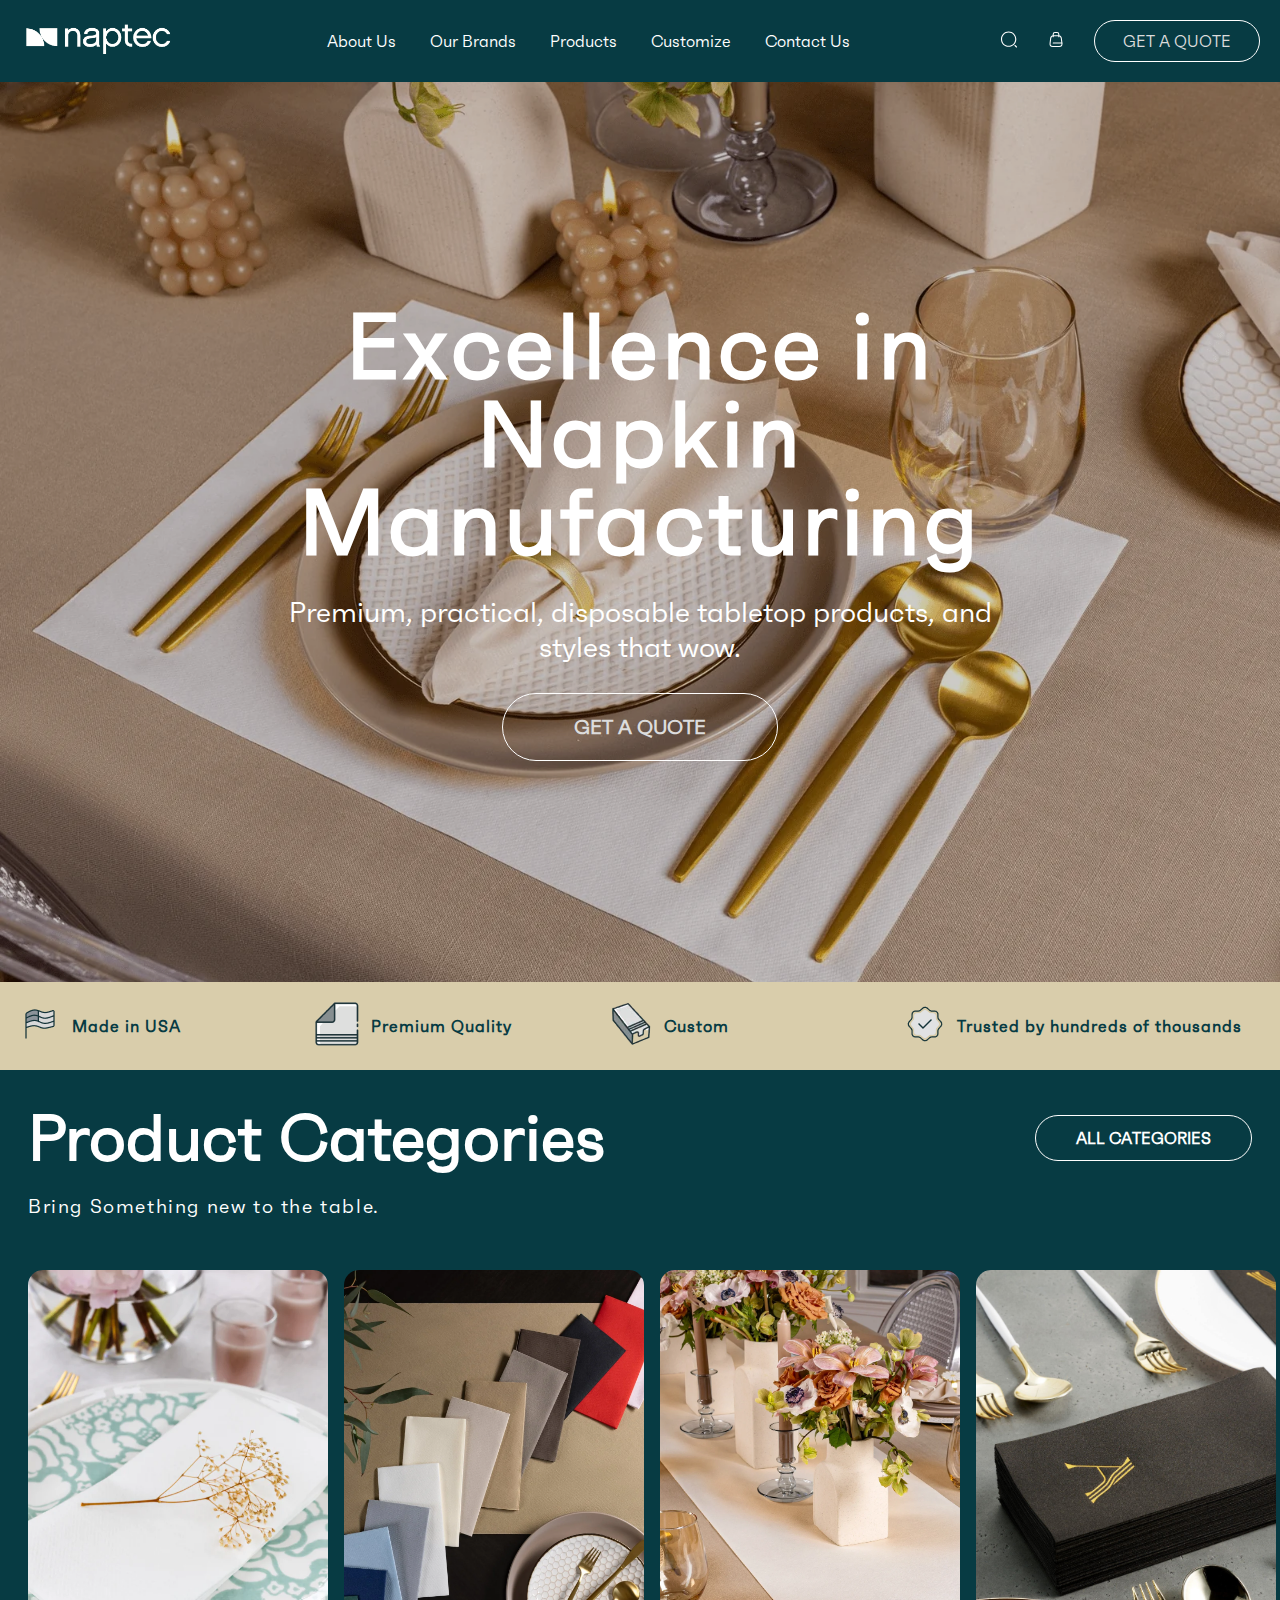
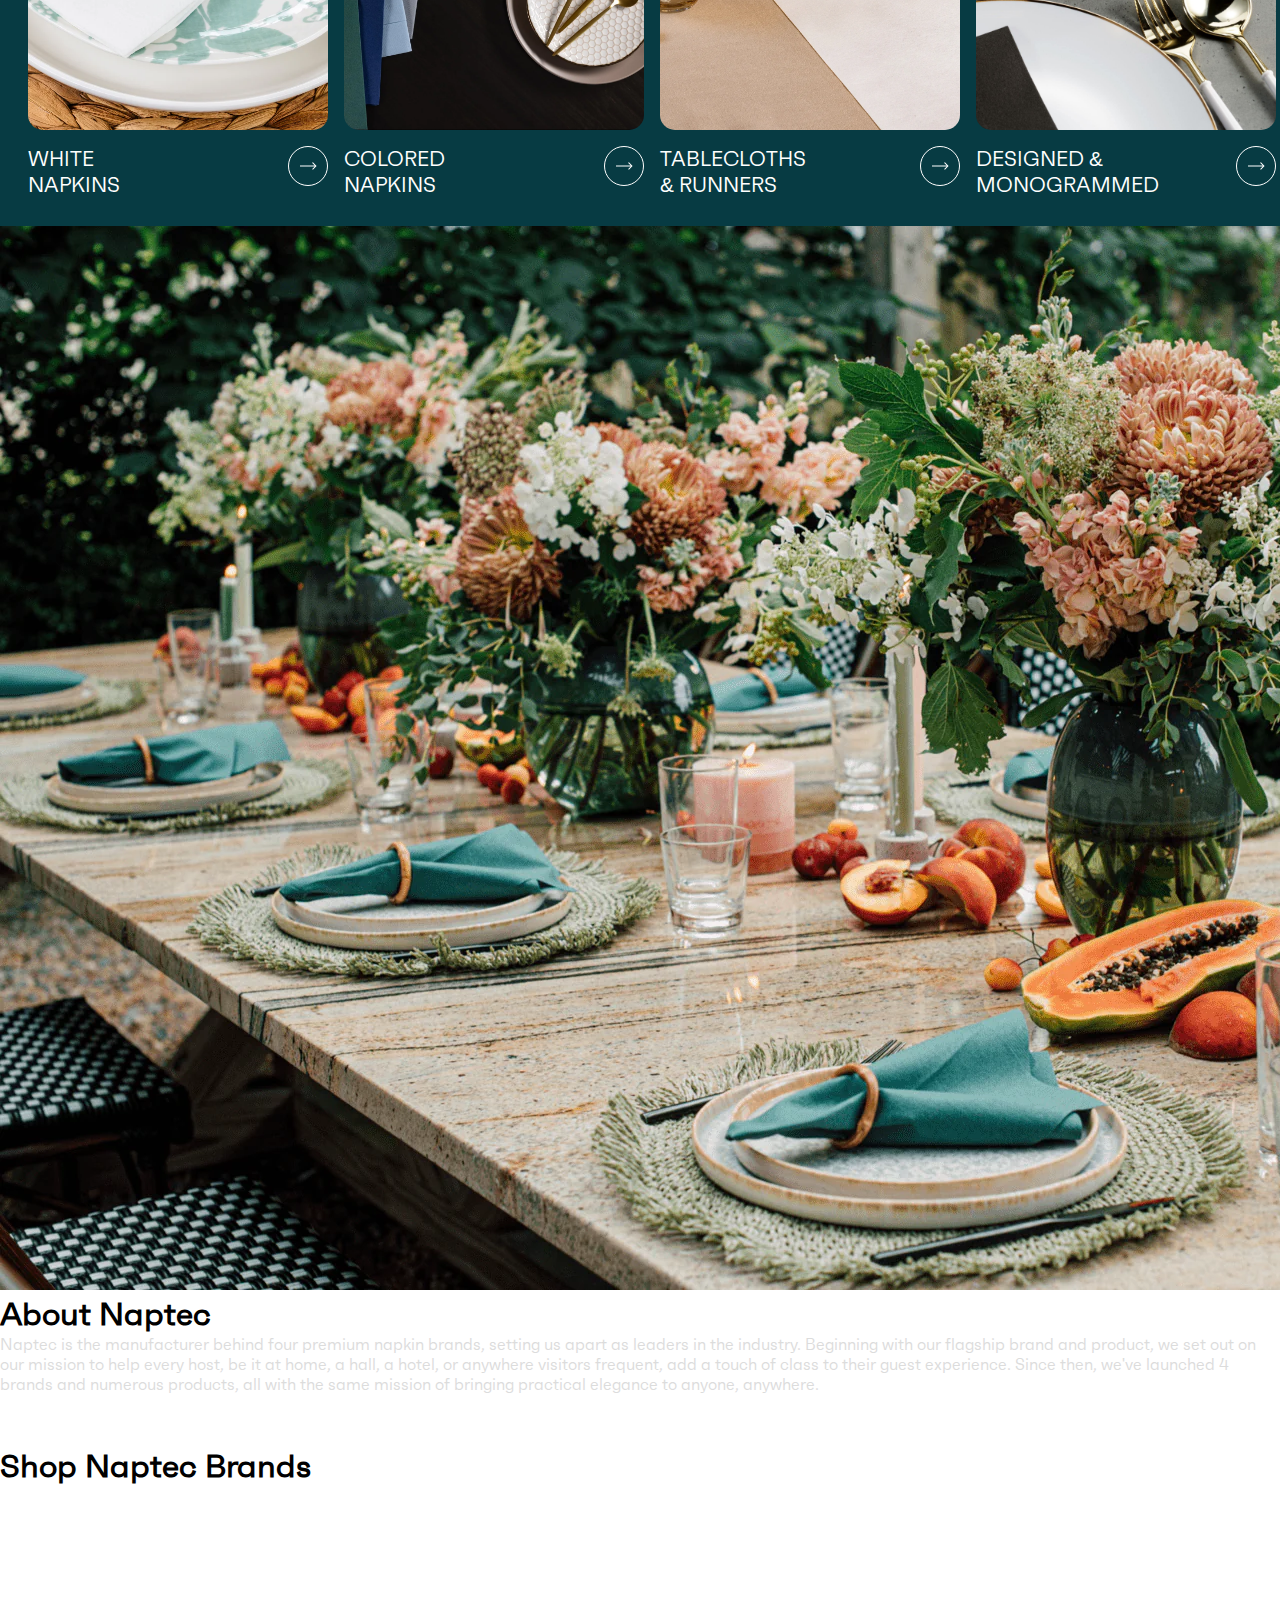
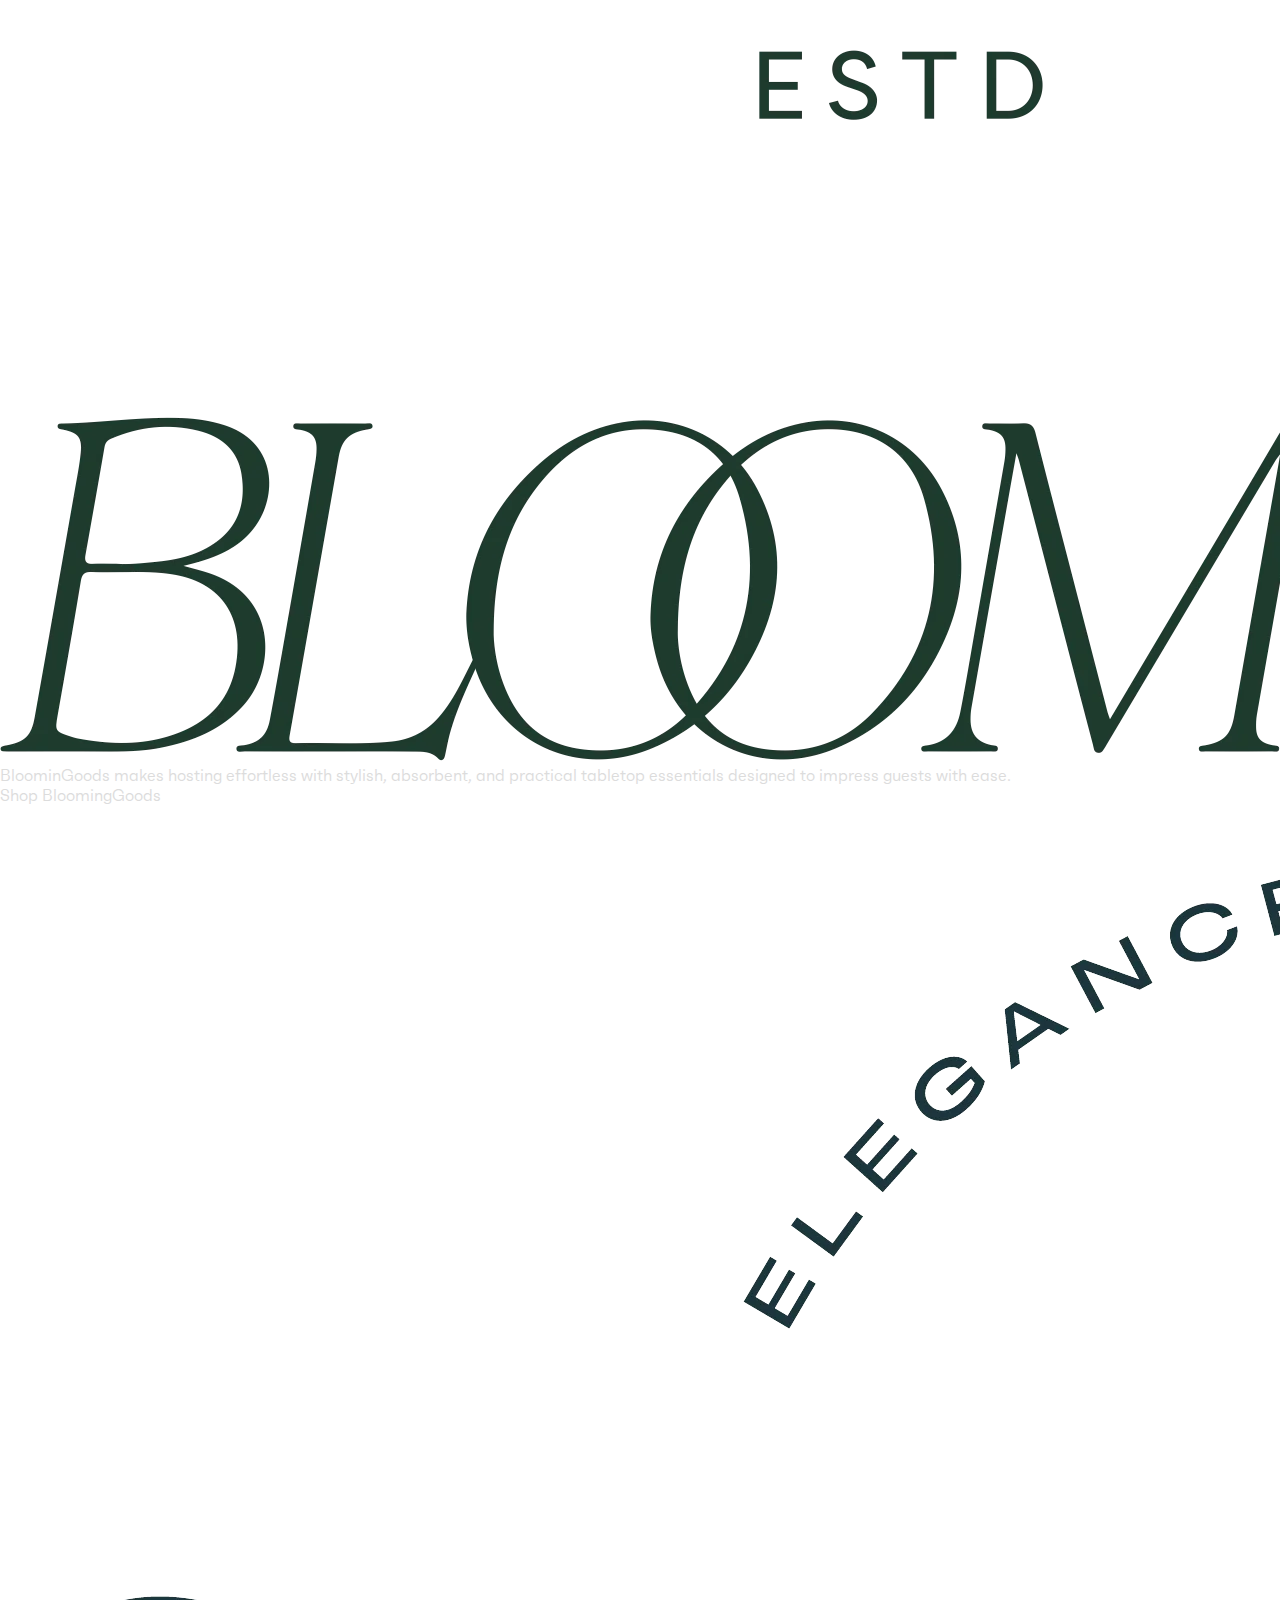
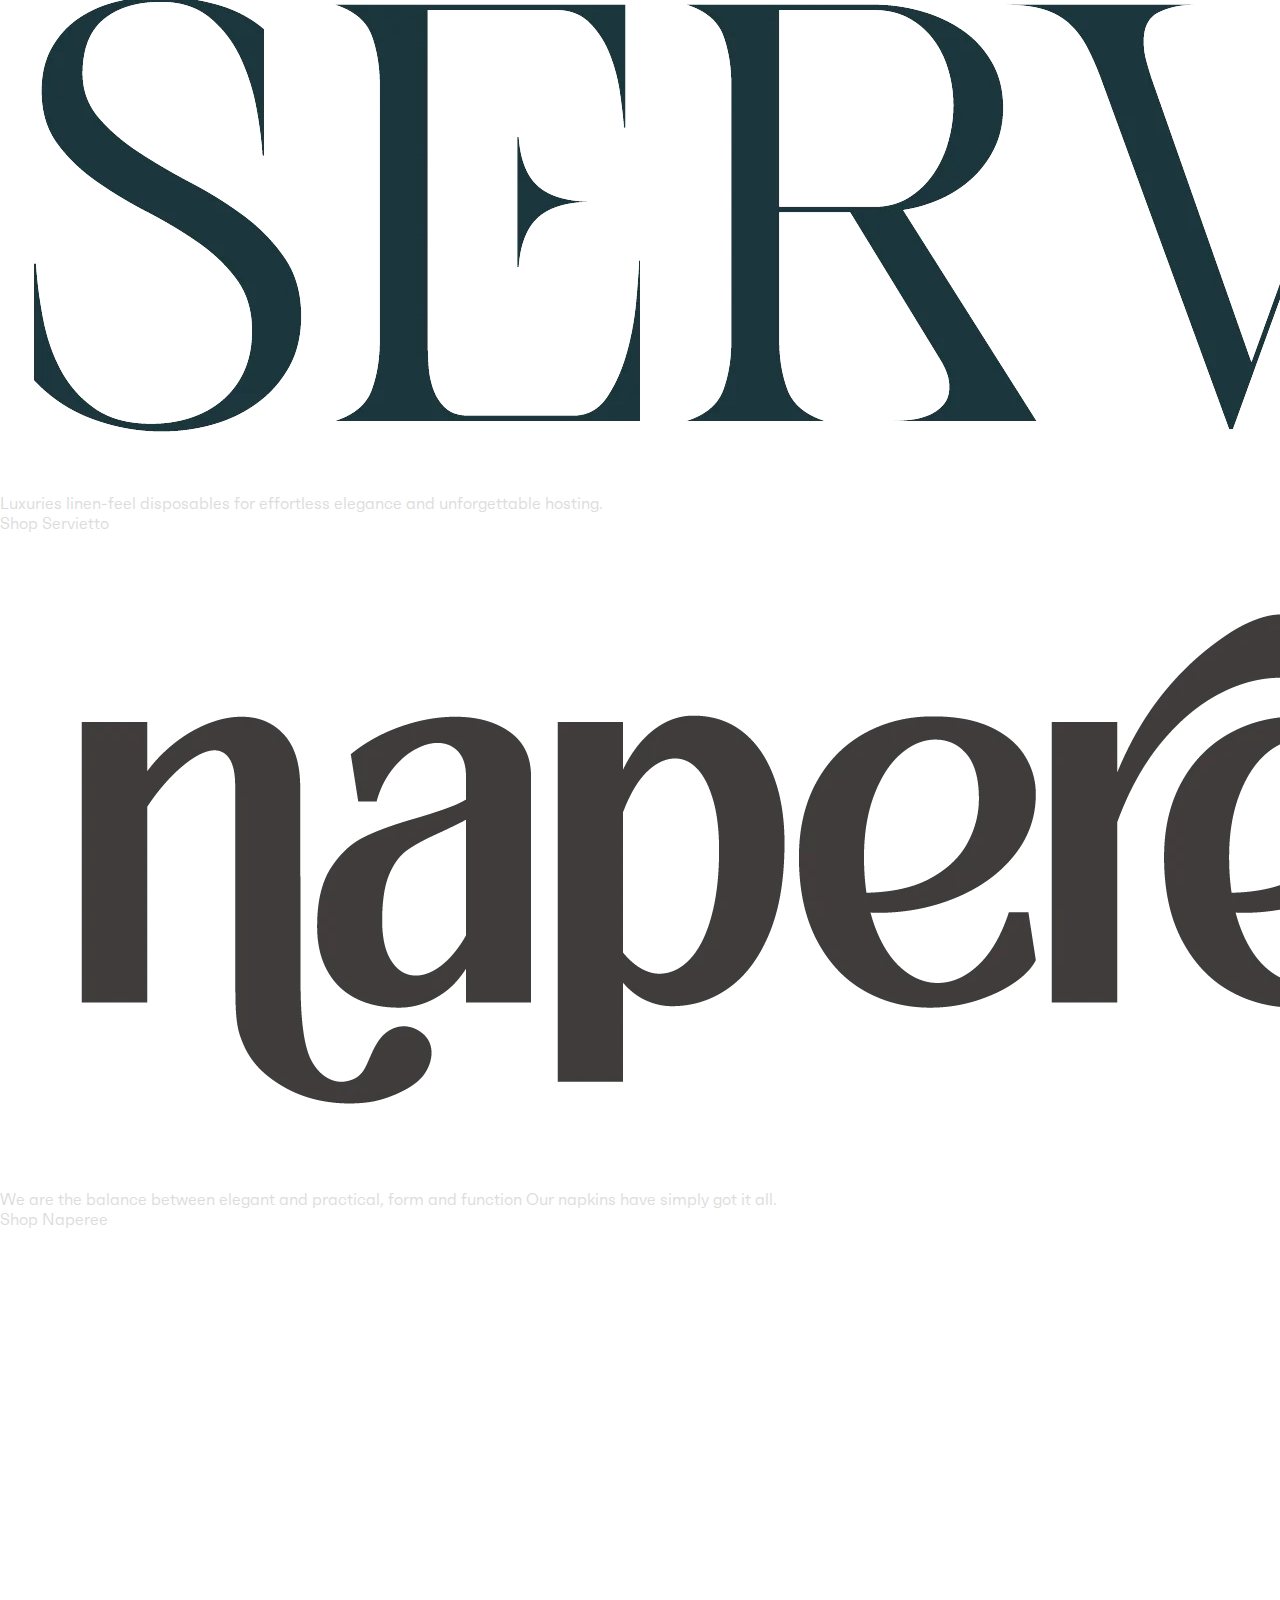
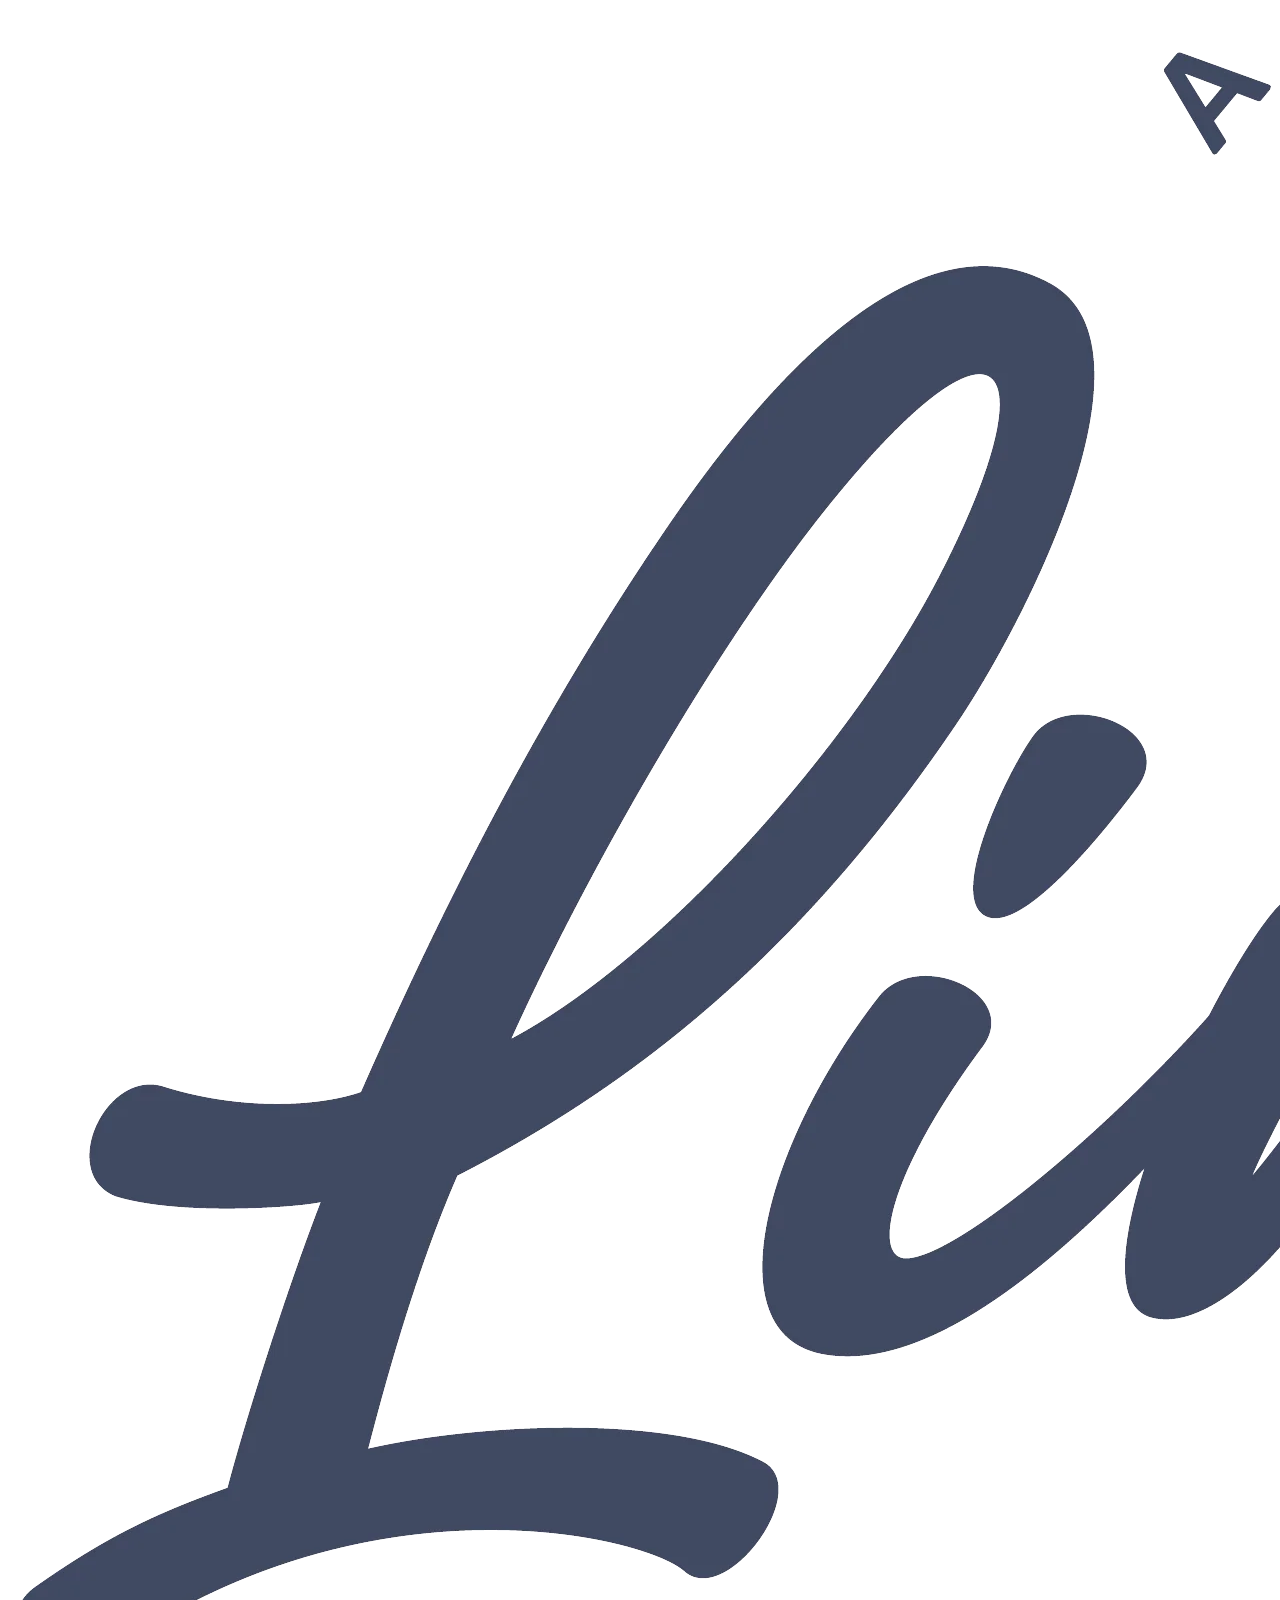
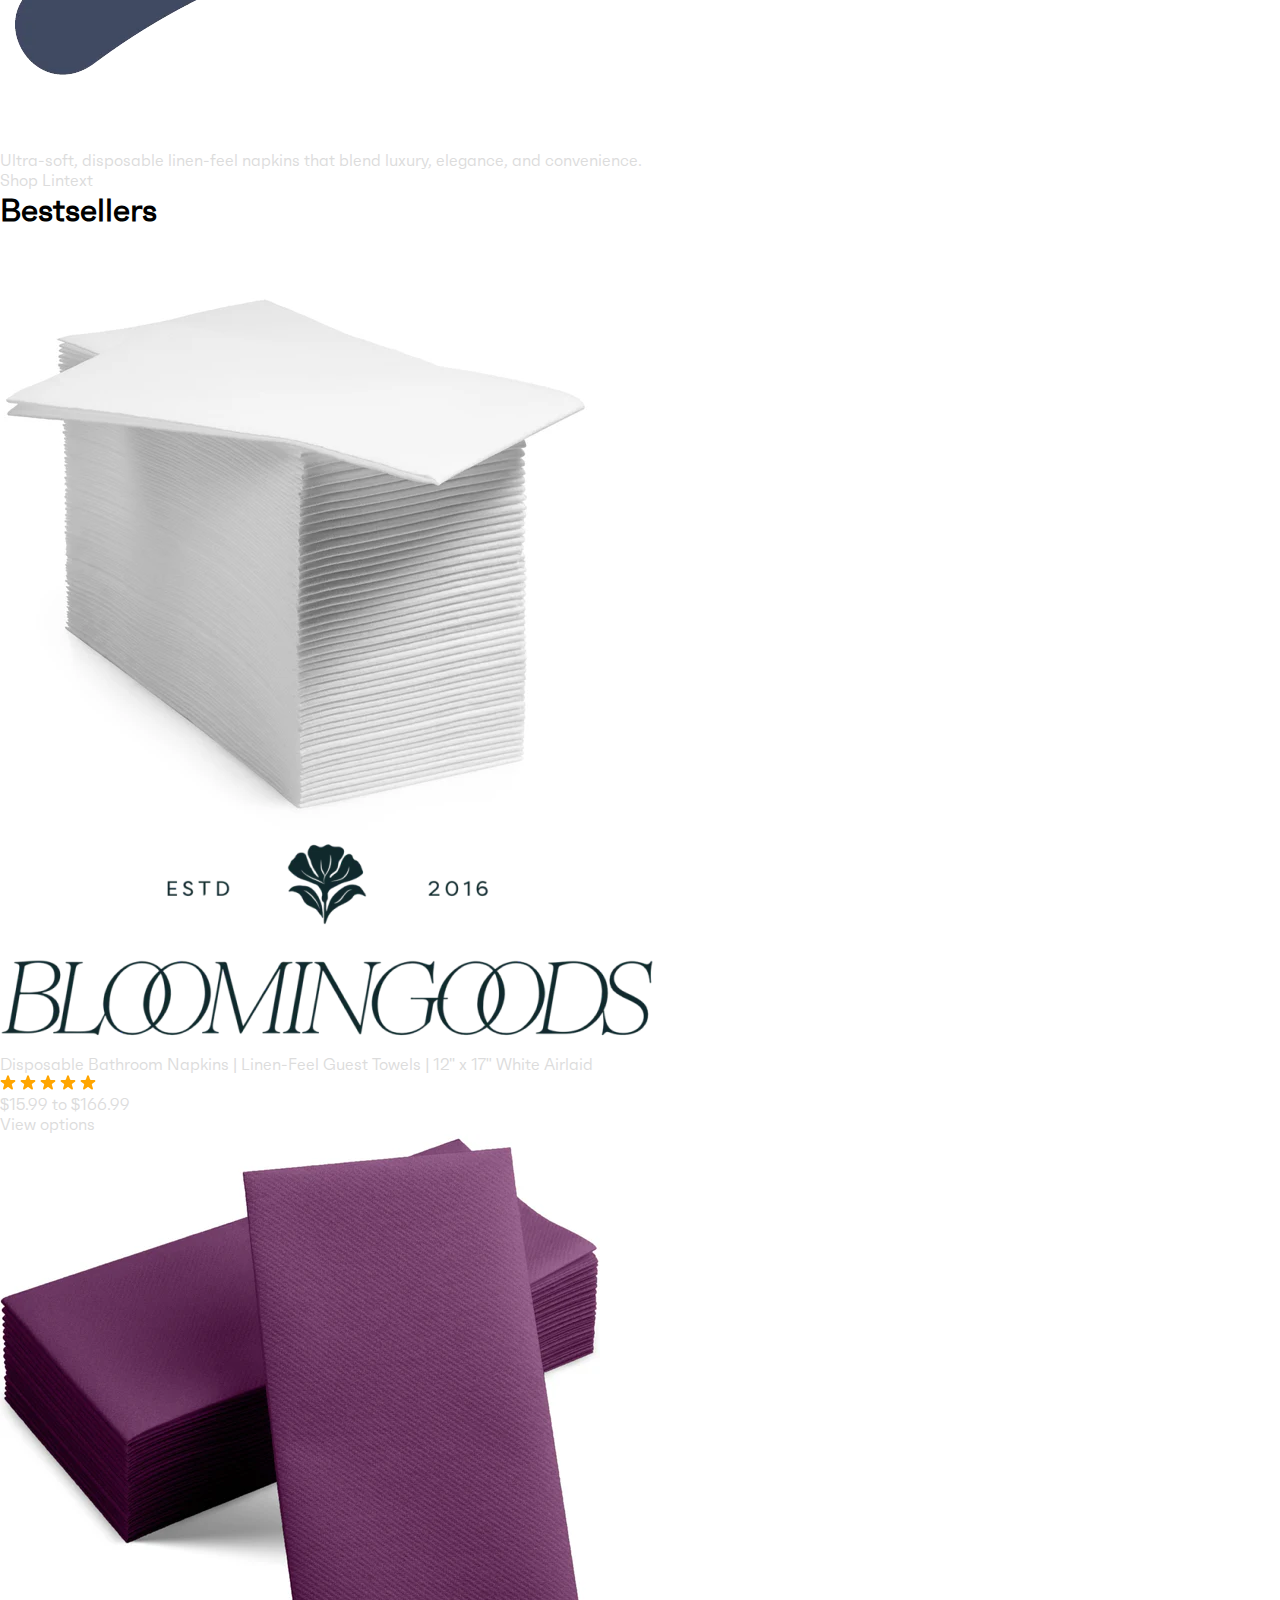
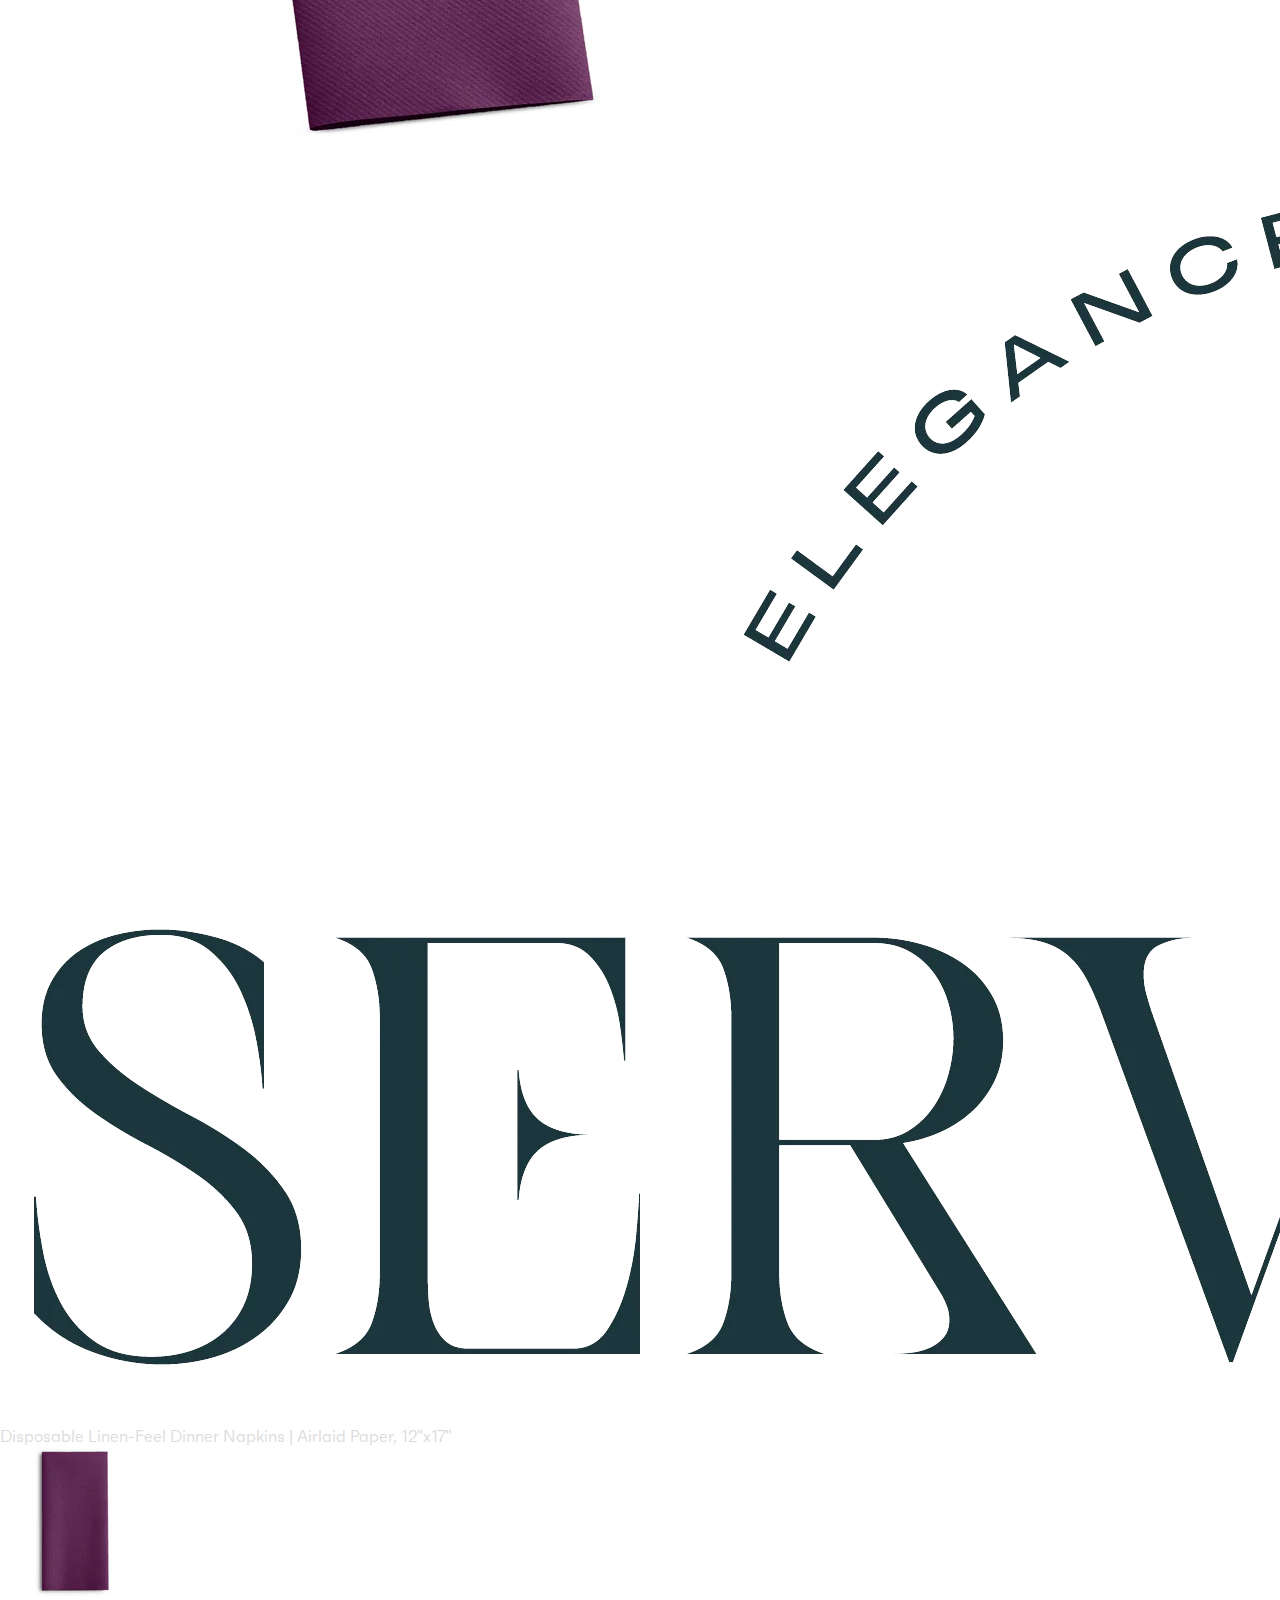
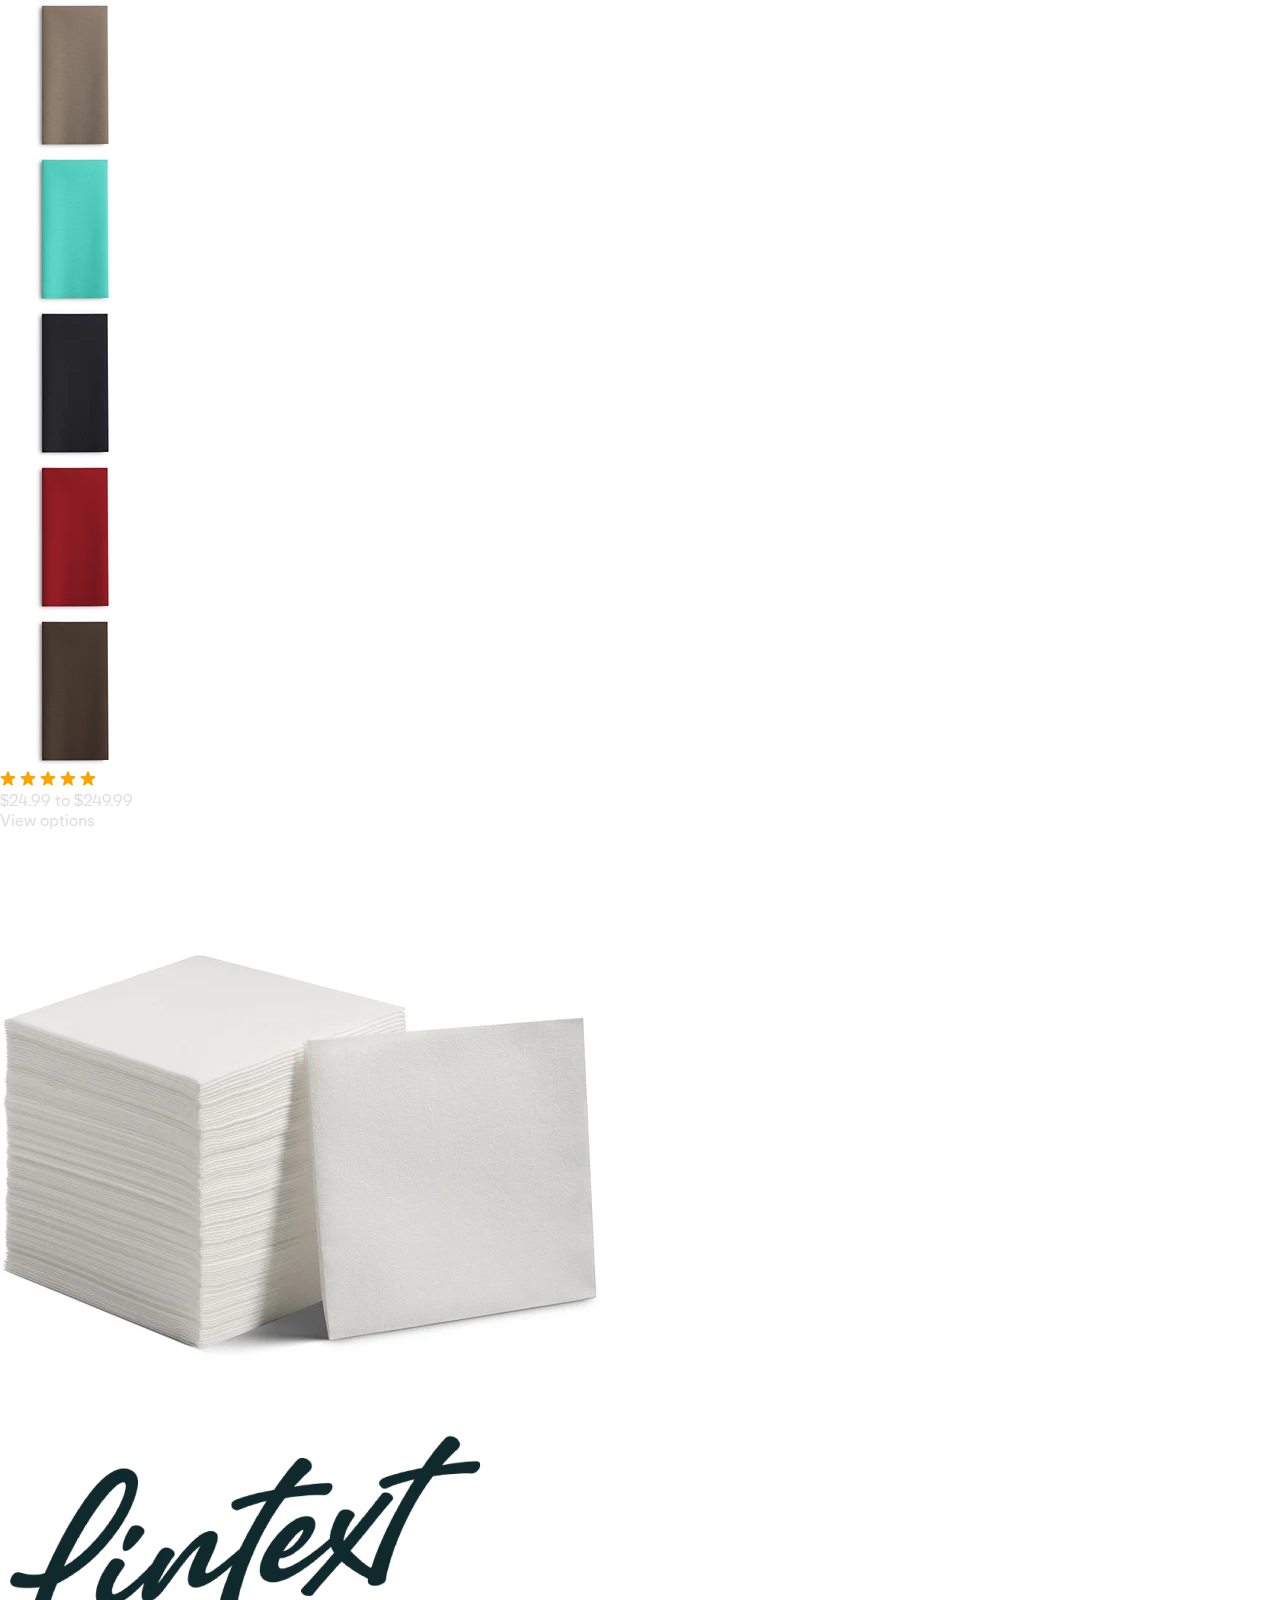
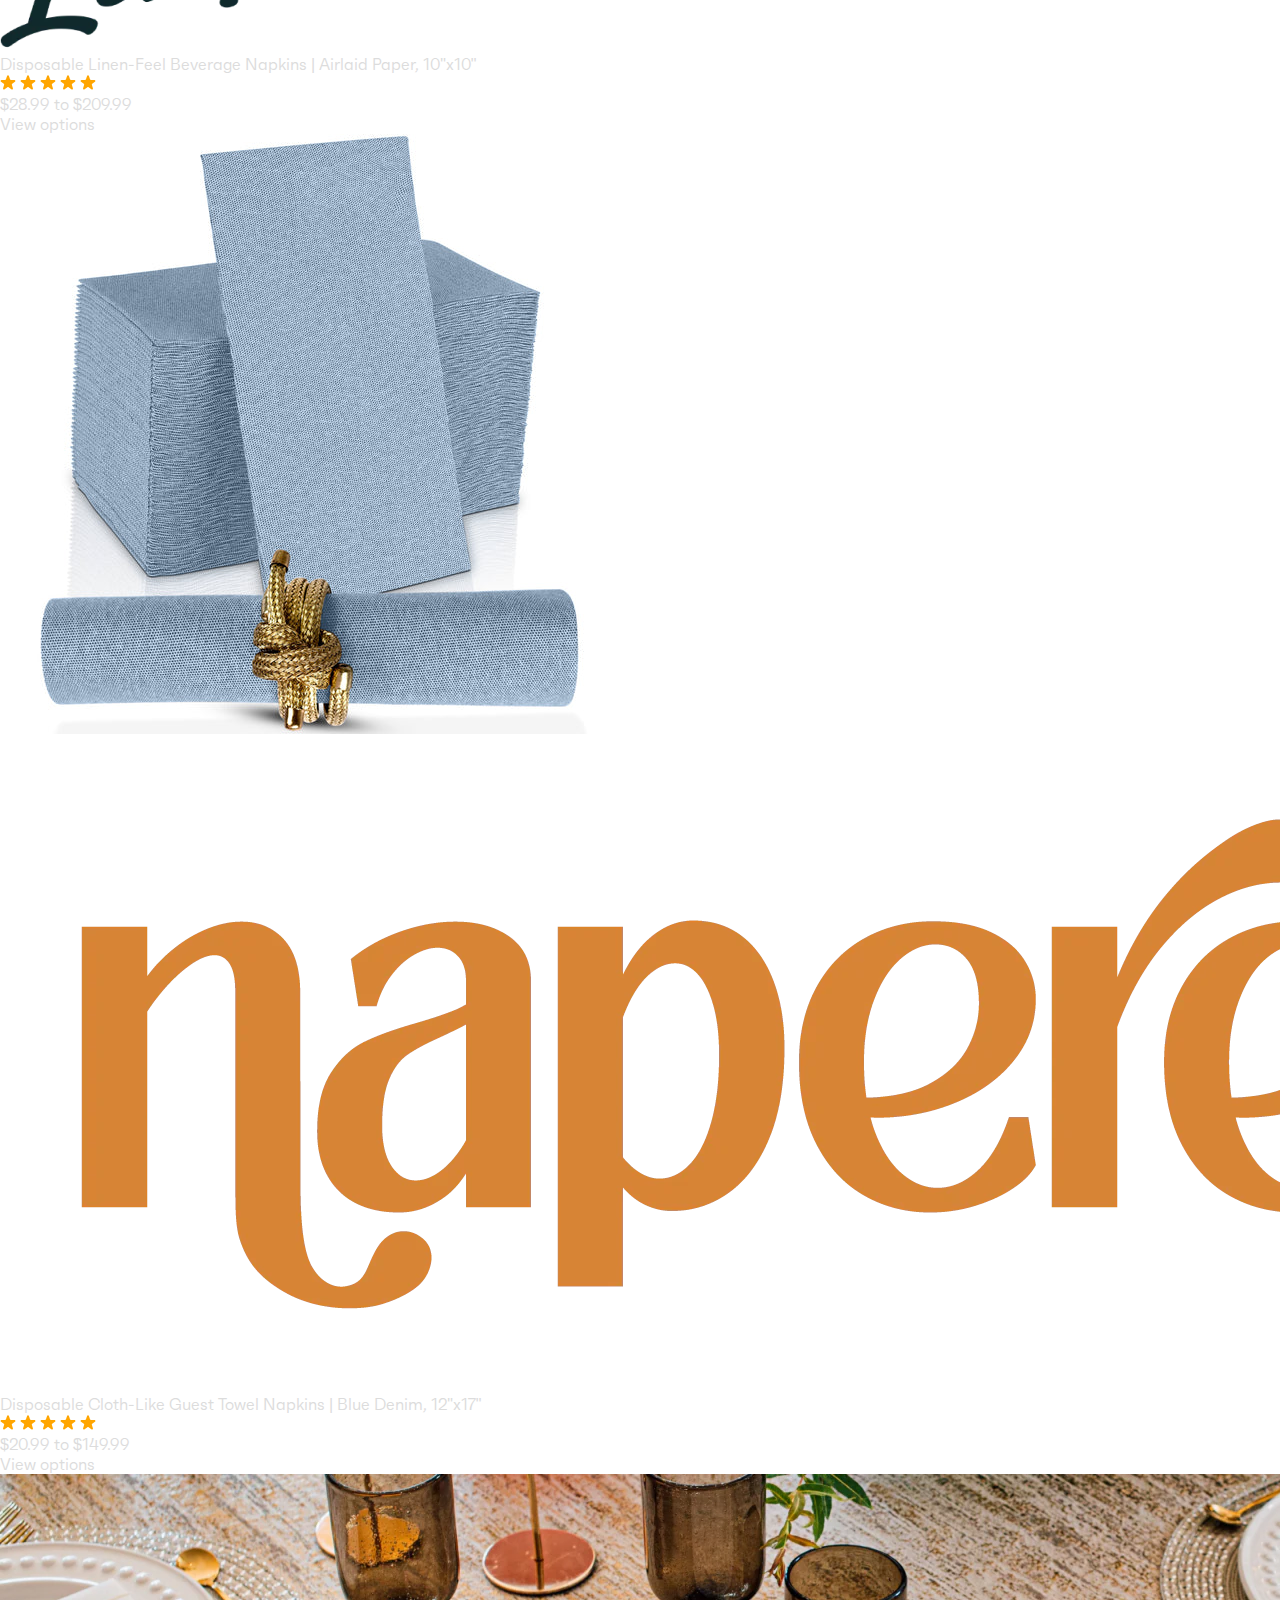
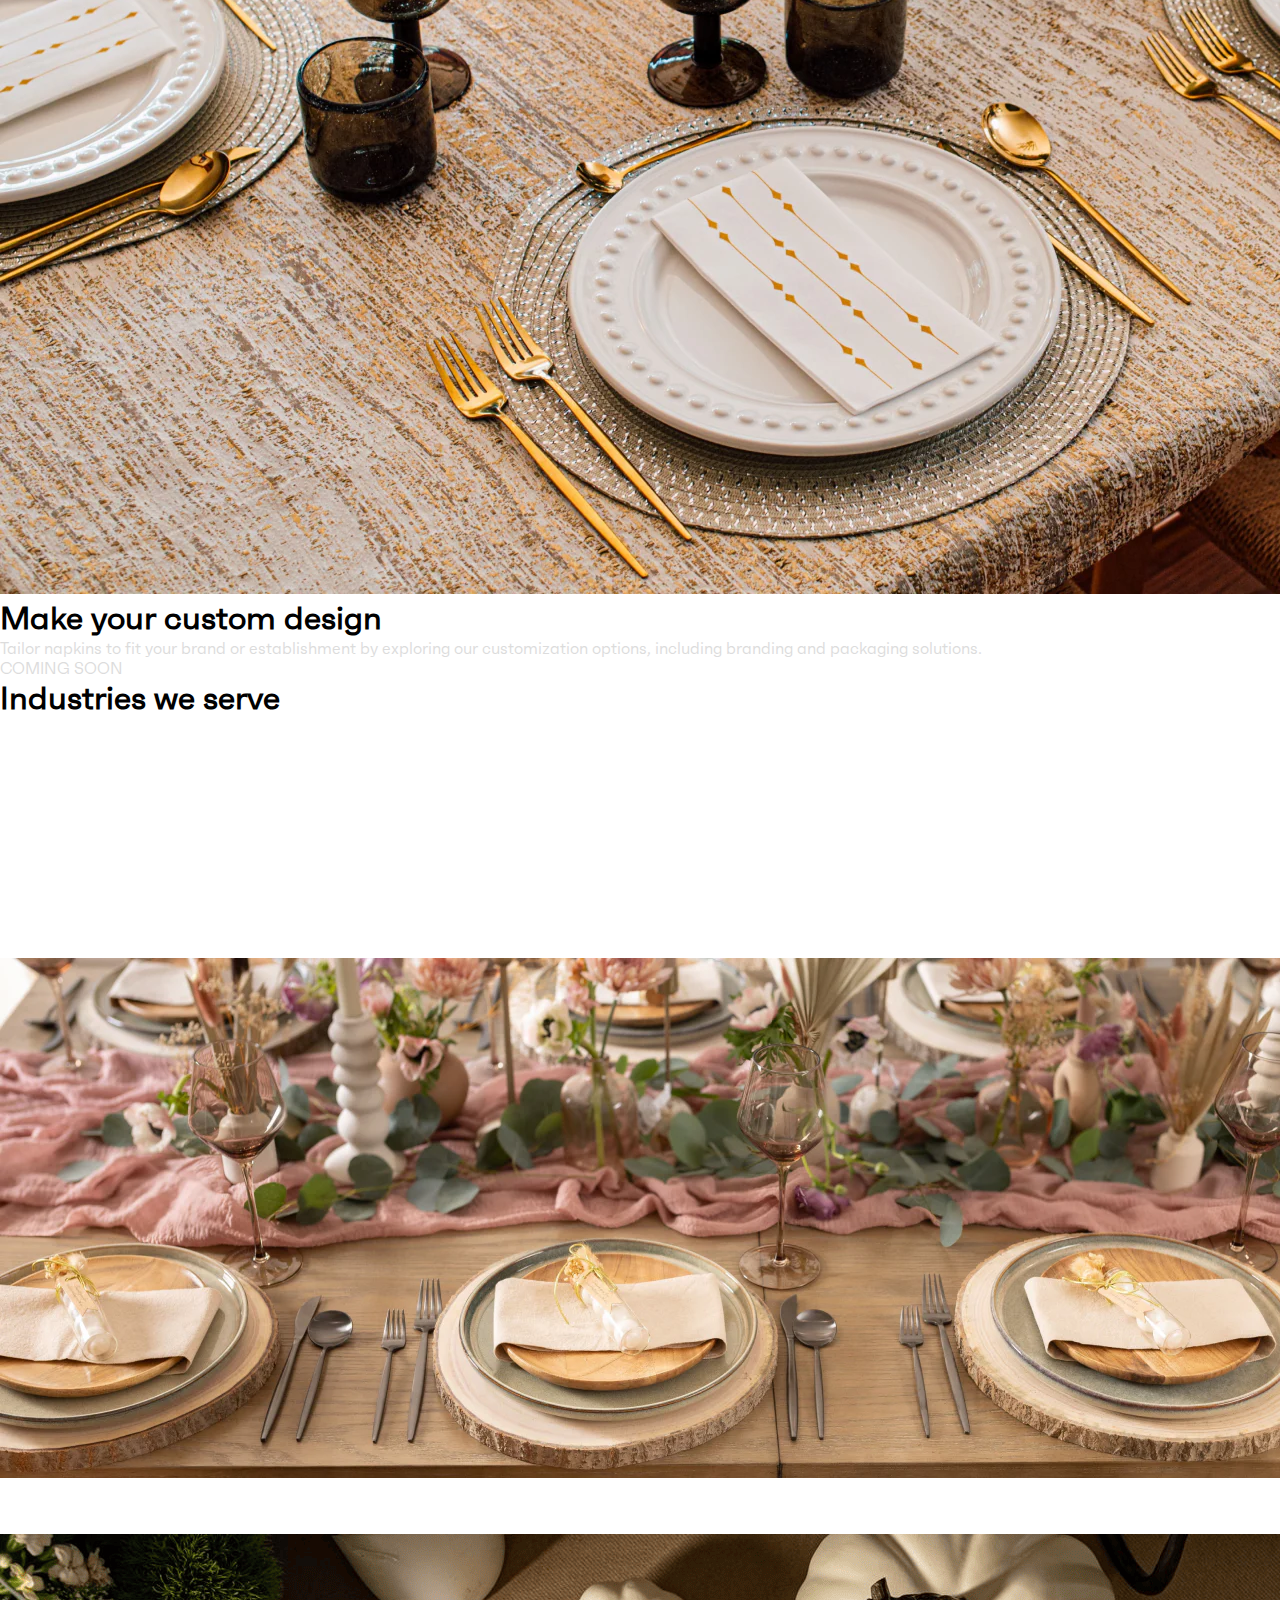
<file: index.html>
<!DOCTYPE html>
<html lang="en">
  <head>
    <meta charset="UTF-8" />
    <meta name="viewport" content="width=device-width, initial-scale=1.0" />
    <link rel="stylesheet" href="style.css" />
    <title>Naptec</title>
  </head>
  <body>
    <header>
      <div class="header">
        <div class="searchbar">
          <div class="searchbarrect">
            <div class="searchbarradius">
              <div class="searchtext"><p>Search</p></div>
              <div class="searchinput"><input type="text" /></div>
              <div class="searchlogo">
                <svg
                  width="18"
                  height="35"
                  viewBox="0 0 24 24"
                  fill="none"
                  xmlns="http://www.w3.org/2000/svg"
                >
                  <path
                    d="M11.5 21.75C5.85 21.75 1.25 17.15 1.25 11.5C1.25 5.85 5.85 1.25 11.5 1.25C17.15 1.25 21.75 5.85 21.75 11.5C21.75 17.15 17.15 21.75 11.5 21.75ZM11.5 2.75C6.67 2.75 2.75 6.68 2.75 11.5C2.75 16.32 6.67 20.25 11.5 20.25C16.33 20.25 20.25 16.32 20.25 11.5C20.25 6.68 16.33 2.75 11.5 2.75Z"
                    fill="white"
                  />
                  <path
                    d="M22.0002 22.7499C21.8102 22.7499 21.6202 22.6799 21.4702 22.5299L19.4702 20.5299C19.1802 20.2399 19.1802 19.7599 19.4702 19.4699C19.7602 19.1799 20.2402 19.1799 20.5302 19.4699L22.5302 21.4699C22.8202 21.7599 22.8202 22.2399 22.5302 22.5299C22.3802 22.6799 22.1902 22.7499 22.0002 22.7499Z"
                    fill="white"
                  />
                </svg>
              </div>
            </div>
          </div>
          <div class="cancelsearch">
            <img src="images/crossicon.png" alt="" />
          </div>
        </div>

        <div class="menu">
          <a href="#"><img src="images/icons8-menu.svg" alt="" /></a>
        </div>
        <div class="header-left">
          <div class="header-left-image">
            <img
              src="images/0f4fcf319172f2587e8398b51a5f0dabf20e107b.png"
              alt=""
            />
          </div>
        </div>
        <div class="header-middle">
          <ul>
            <li><a href="">About Us</a></li>
            <li><a href="">Our Brands</a></li>

            <li>
              <a href="" id="producto">Products</a>
              <div class="producto"></div>
            </li>

            <li><a href="">Customize</a></li>
            <li><a href="">Contact Us</a></li>
          </ul>
        </div>
        <div class="header-right">
          <div class="search">
            <svg
              width="18"
              height="35"
              viewBox="0 0 24 24"
              fill="none"
              xmlns="http://www.w3.org/2000/svg"
            >
              <path
                d="M11.5 21.75C5.85 21.75 1.25 17.15 1.25 11.5C1.25 5.85 5.85 1.25 11.5 1.25C17.15 1.25 21.75 5.85 21.75 11.5C21.75 17.15 17.15 21.75 11.5 21.75ZM11.5 2.75C6.67 2.75 2.75 6.68 2.75 11.5C2.75 16.32 6.67 20.25 11.5 20.25C16.33 20.25 20.25 16.32 20.25 11.5C20.25 6.68 16.33 2.75 11.5 2.75Z"
                fill="white"
              />
              <path
                d="M22.0002 22.7499C21.8102 22.7499 21.6202 22.6799 21.4702 22.5299L19.4702 20.5299C19.1802 20.2399 19.1802 19.7599 19.4702 19.4699C19.7602 19.1799 20.2402 19.1799 20.5302 19.4699L22.5302 21.4699C22.8202 21.7599 22.8202 22.2399 22.5302 22.5299C22.3802 22.6799 22.1902 22.7499 22.0002 22.7499Z"
                fill="white"
              />
            </svg>
          </div>
          <div class="bag">
            <svg
              width="28"
              height="35"
              viewBox="0 0 40 40"
              fill="none"
              xmlns="http://www.w3.org/2000/svg"
            >
              <path
                d="M16.4 14.5H23.6C27 14.5 27.34 16.09 27.57 18.03L28.47 25.53C28.76 27.99 28 30 24.5 30H15.51C12 30 11.24 27.99 11.54 25.53L12.44 18.03C12.66 16.09 13 14.5 16.4 14.5Z"
                stroke="white"
                stroke-width="1.5"
                stroke-linecap="round"
                stroke-linejoin="round"
              />
              <path
                d="M16 16V12.5C16 11 17 10 18.5 10H21.5C23 10 24 11 24 12.5V16"
                stroke="white"
                stroke-width="1.5"
                stroke-linecap="round"
                stroke-linejoin="round"
              />
              <path
                d="M28.41 25.03H16"
                stroke="white"
                stroke-width="1.5"
                stroke-linecap="round"
                stroke-linejoin="round"
              />
            </svg>
          </div>
          <div class="getaquotebutton">
            <p>GET A QUOTE</p>
          </div>
        </div>
      </div>
    </header>
    <div class="navbarbig">
      <div class="options">
        <div class="aboutus"><p>About us</p></div>
        <div class="products">
          <p>Products</p>
          <div class="arrowicon">
            <img src="images/arrowwhite.jpg.png" alt="" />
          </div>
        </div>
        <div class="ourbrands"><p>Our Brands</p></div>
        <div class="contactus"><p>Contact us</p></div>
        <div class="customize"><p>Customize</p></div>
      </div>
      <div class="navbarbig2">
        <div class="tophalf">
          <span class="closebutton"
            ><svg
              width="32"
              height="32"
              viewBox="0 0 32 32"
              fill="none"
              xmlns="http://www.w3.org/2000/svg"
              transform="rotate(45 16 16)"
            >
              <rect
                x="0.625"
                y="0.625"
                width="30.75"
                height="30.75"
                rx="15.375"
                fill="#073B43"
                stroke="#073B43"
                stroke-width="1.25"
                transform="rotate(45 16 16)"
              ></rect>
              <path
                d="M21.999 16.751H9.99902C9.58902 16.751 9.24902 16.411 9.24902 16.001C9.24902 15.591 9.58902 15.251 9.99902 15.251H21.999C22.409 15.251 22.749 15.591 22.749 16.001C22.749 16.411 22.409 16.751 21.999 16.751Z"
                fill="white"
              ></path>
              <path
                d="M16 22.7509C15.59 22.7509 15.25 22.4109 15.25 22.0009V10.0009C15.25 9.59092 15.59 9.25092 16 9.25092C16.41 9.25092 16.75 9.59092 16.75 10.0009V22.0009C16.75 22.4109 16.41 22.7509 16 22.7509Z"
                fill="white"
              ></path>
            </svg>
          </span>
          <div class="section categories">
            <div class="head">
              <h3>SHOP BY CATEGORIES</h3>
            </div>
            <div class="list">
              <ul>
                <li>Napkins</li>
                <li>Tablecloths</li>
                <li>Table Runners</li>
                <li>Placemats</li>
                <li>Coasters</li>
                <li>Napkin Holders</li>
              </ul>
            </div>
          </div>
          <div class="section collections">
            <div class="head">
              <h3>COLLECTIONS</h3>
            </div>
            <div class="list">
              <ul>
                <li>Airlaid</li>
                <li>Quilted Collection</li>
                <li>3-Ply Paper</li>
                <li>Denim Collection</li>
                <li>Recycled Paper</li>
              </ul>
            </div>
          </div>
          <div class="section shopbyuse">
            <div class="head">
              <h3>SHOP BY USE</h3>
            </div>
            <div class="list">
              <ul>
                <li>Guest Towels</li>
                <li>Cocktail Napkins</li>
                <li>Luncheon Napkins</li>
                <li>Dinner Napkins</li>
                <li>Pocket Napkin</li>
              </ul>
            </div>
          </div>
        </div>
        <div class="bothalf">
          <div class="customdesignimage">
            <a href=""><img src="images/napkinwithforkmenu.webp" alt="" /></a>
          </div>
          <div class="customdesignheader"><h3>CUSTOM DESIGN</h3></div>
        </div>
      </div>
    </div>
    <section class="firstsection">
      <div class="backgroundimage">
        <div class="info">
          <div class="bigtext"><h1>Excellence in Napkin Manufacturing</h1></div>
          <div class="mediumText">
            <p>
              Premium, practical, disposable tabletop products, and styles that
              wow.
            </p>
          </div>
          <div class="getaquote2"><p>GET A QUOTE</p></div>
        </div>
      </div>
    </section>
    <section class="infobar">
      <div class="infobarflex">
        <div class="perkelement">
          <div class="logo"><img src="images/perk1.png" alt="" /></div>
          <div class="infobartext"><p>Made in USA</p></div>
        </div>
        <div class="perkelement">
          <div class="logo"><img src="images/perk2.png" alt="" /></div>
          <div class="infobartext"><p>Premium Quality</p></div>
        </div>
        <div class="perkelement">
          <div class="logo"><img src="images/perk3.webp" alt="" /></div>
          <div class="infobartext"><p>Custom</p></div>
        </div>
        <div class="perkelement">
          <div class="logo"><img src="images/perk4.png" alt="" /></div>
          <div class="infobartext"><p>Trusted by hundreds of thousands</p></div>
        </div>
      </div>
    </section>
    <section class="productsection">
      <div class="productsectionflex">
        <div class="productCategories">
          <div class="productCategories-bigtext">
            <div class="categories-text"><h1>Product Categories</h1></div>
            <div class="allcategoriesbutton"><p>ALL CATEGORIES</p></div>
          </div>
          <div class="productCategories-normaltext">
            <p>Bring Something new to the table.</p>
          </div>
        </div>
        <div class="productsgrid">
          <div class="producttype">
            <div class="product-type-image">
              <img src="images/product-type1.webp" alt="" />
            </div>
            <div class="product-type-info">
              <div class="product-type-name"><p>WHITE NAPKINS</p></div>
              <div class="littlearrowbutton">
                <svg
                  xmlns="http://www.w3.org/2000/svg"
                  width="40"
                  height="40"
                  viewBox="0 0 40 40"
                  fill="none"
                >
                  <rect
                    x="0.5"
                    y="0.5"
                    width="39"
                    height="39"
                    rx="19.5"
                    stroke="white"
                  ></rect>
                  <path
                    d="M28.3536 20.3536C28.5488 20.1583 28.5488 19.8417 28.3536 19.6464L25.1716 16.4645C24.9763 16.2692 24.6597 16.2692 24.4645 16.4645C24.2692 16.6597 24.2692 16.9763 24.4645 17.1716L27.2929 20L24.4645 22.8284C24.2692 23.0237 24.2692 23.3403 24.4645 23.5355C24.6597 23.7308 24.9763 23.7308 25.1716 23.5355L28.3536 20.3536ZM12 20.5H28V19.5H12V20.5Z"
                    fill="white"
                  ></path>
                </svg>
              </div>
            </div>
          </div>
          <div class="producttype">
            <div class="product-type-image">
              <img src="images/product-type2.webp" alt="" />
            </div>
            <div class="product-type-info">
              <div class="product-type-name"><p>COLORED NAPKINS</p></div>
              <div class="littlearrowbutton">
                <svg
                  xmlns="http://www.w3.org/2000/svg"
                  width="40"
                  height="40"
                  viewBox="0 0 40 40"
                  fill="none"
                >
                  <rect
                    x="0.5"
                    y="0.5"
                    width="39"
                    height="39"
                    rx="19.5"
                    stroke="white"
                  ></rect>
                  <path
                    d="M28.3536 20.3536C28.5488 20.1583 28.5488 19.8417 28.3536 19.6464L25.1716 16.4645C24.9763 16.2692 24.6597 16.2692 24.4645 16.4645C24.2692 16.6597 24.2692 16.9763 24.4645 17.1716L27.2929 20L24.4645 22.8284C24.2692 23.0237 24.2692 23.3403 24.4645 23.5355C24.6597 23.7308 24.9763 23.7308 25.1716 23.5355L28.3536 20.3536ZM12 20.5H28V19.5H12V20.5Z"
                    fill="white"
                  ></path>
                </svg>
              </div>
            </div>
          </div>
          <div class="producttype">
            <div class="product-type-image">
              <img src="images/product-type3.webp" alt="" />
            </div>
            <div class="product-type-info">
              <div class="product-type-name">
                <p>TABLECLOTHS & RUNNERS</p>
              </div>
              <div class="littlearrowbutton">
                <svg
                  xmlns="http://www.w3.org/2000/svg"
                  width="40"
                  height="40"
                  viewBox="0 0 40 40"
                  fill="none"
                >
                  <rect
                    x="0.5"
                    y="0.5"
                    width="39"
                    height="39"
                    rx="19.5"
                    stroke="white"
                  ></rect>
                  <path
                    d="M28.3536 20.3536C28.5488 20.1583 28.5488 19.8417 28.3536 19.6464L25.1716 16.4645C24.9763 16.2692 24.6597 16.2692 24.4645 16.4645C24.2692 16.6597 24.2692 16.9763 24.4645 17.1716L27.2929 20L24.4645 22.8284C24.2692 23.0237 24.2692 23.3403 24.4645 23.5355C24.6597 23.7308 24.9763 23.7308 25.1716 23.5355L28.3536 20.3536ZM12 20.5H28V19.5H12V20.5Z"
                    fill="white"
                  ></path>
                </svg>
              </div>
            </div>
          </div>
          <div class="producttype">
            <div class="product-type-image">
              <img src="images/product-type4.webp" alt="" />
            </div>
            <div class="product-type-info">
              <div class="product-type-name"><p>DESIGNED & MONOGRAMMED</p></div>
              <div class="littlearrowbutton">
                <svg
                  xmlns="http://www.w3.org/2000/svg"
                  width="40"
                  height="40"
                  viewBox="0 0 40 40"
                  fill="none"
                >
                  <rect
                    x="0.5"
                    y="0.5"
                    width="39"
                    height="39"
                    rx="19.5"
                    stroke="white"
                  ></rect>
                  <path
                    d="M28.3536 20.3536C28.5488 20.1583 28.5488 19.8417 28.3536 19.6464L25.1716 16.4645C24.9763 16.2692 24.6597 16.2692 24.4645 16.4645C24.2692 16.6597 24.2692 16.9763 24.4645 17.1716L27.2929 20L24.4645 22.8284C24.2692 23.0237 24.2692 23.3403 24.4645 23.5355C24.6597 23.7308 24.9763 23.7308 25.1716 23.5355L28.3536 20.3536ZM12 20.5H28V19.5H12V20.5Z"
                    fill="white"
                  ></path>
                </svg>
              </div>
            </div>
          </div>
        </div>
      </div>
    </section>
    <section class="aboutNaptec">
      <div class="aboutNaptecflex">
        <div class="aboutusimage">
          <img src="images/aboutnaptec.webp" alt="" />
        </div>
        <div class="about-content">
          <div class="aboutNaptec"><h1>About Naptec</h1></div>
          <div class="aboutus-textcontent">
            <p>
              Naptec is the manufacturer behind four premium napkin brands,
              setting us apart as leaders in the industry. Beginning with our
              flagship brand and product, we set out on our mission to help
              every host, be it at home, a hall, a hotel, or anywhere visitors
              frequent, add a touch of class to their guest experience. Since
              then, we've launched 4 brands and numerous products, all with the
              same mission of bringing practical elegance to anyone, anywhere.
            </p>
          </div>
          <div class="elegancealwaysLogo">
            <img src="images/Aboutus-little-logo-down.webp" alt="" />
          </div>
        </div>
      </div>
    </section>
    <section class="naptec-brands">
      <div class="naptec-brands-flex">
        <div class="naptec-brands-title"><h1>Shop Naptec Brands</h1></div>
        <div class="brands-flex">
          <div class="naptecbrand">
            <div class="brandlogo">
              <img src="images/naptec-brands1.webp" alt="" />
            </div>
            <div class="branddescription">
              <p>
                BloominGoods makes hosting effortless with stylish, absorbent,
                and practical tabletop essentials designed to impress guests
                with ease.
              </p>
            </div>
            <div class="brandlink">
              <a href=""><p>Shop BloomingGoods</p></a>
            </div>
          </div>
          <div class="naptecbrand">
            <div class="brandlogo">
              <img src="images/naptec-brands2.webp" alt="" />
            </div>
            <div class="branddescription">
              <p>
                Luxuries linen-feel disposables for effortless elegance and
                unforgettable hosting.
              </p>
            </div>
            <div class="brandlink">
              <a href=""><p>Shop Servietto</p></a>
            </div>
          </div>
          <div class="naptecbrand">
            <div class="brandlogo">
              <img src="images/naptec-brands3.webp" alt="" />
            </div>
            <div class="branddescription">
              <p>
                We are the balance between elegant and practical, form and
                function Our napkins have simply got it all.
              </p>
            </div>
            <div class="brandlink">
              <a href=""><p>Shop Naperee</p></a>
            </div>
          </div>
          <div class="naptecbrand">
            <div class="brandlogo">
              <img src="images/naptec-brands4.webp" alt="" />
            </div>
            <div class="branddescription">
              <p>
                Ultra-soft, disposable linen-feel napkins that blend luxury,
                elegance, and convenience.
              </p>
            </div>
            <div class="brandlink">
              <a href=""><p>Shop Lintext</p></a>
            </div>
          </div>
        </div>
      </div>
    </section>
    <section class="bestsellers">
      <div class="bestsellers-flex">
        <div class="bestsellers-title"><h1>Bestsellers</h1></div>
        <div class="bestsellers-grid">
          <div class="bestsellers-product">
            <div class="bestsellers-product-image">
              <img src="images/bestsellers-product1.webp" alt="" />
            </div>
            <div class="bestsellers-minilogo">
              <img src="images/bestsellers-brand-bloomingoods.webp" alt="" />
            </div>
            <div class="bestsellers-text">
              <p>
                Disposable Bathroom Napkins | Linen-Feel Guest Towels | 12" x
                17" White Airlaid
              </p>
            </div>
            <div class="bestsellers-colors"></div>
            <div class="bestsellers-reviews">
              <svg
                xmlns="http://www.w3.org/2000/svg"
                width="16"
                height="15"
                viewBox="0 0 16 15"
                fill="none"
              >
                <path
                  d="M7.04827 0.951057C7.34629 0.026974 8.65371 0.0269713 8.95173 0.951055L10.0096 4.23108C10.143 4.64493 10.5286 4.92509 10.9635 4.92414L14.4098 4.91661C15.3808 4.91448 15.7848 6.15791 14.998 6.7269L12.2054 8.74654C11.8531 9.00136 11.7058 9.45467 11.8411 9.86793L12.9132 13.1433C13.2153 14.0661 12.1576 14.8346 11.3733 14.2621L8.58955 12.2303C8.23832 11.9739 7.76168 11.9739 7.41045 12.2303L4.6267 14.2621C3.84243 14.8346 2.78471 14.0661 3.08677 13.1433L4.15892 9.86794C4.2942 9.45467 4.14691 9.00136 3.79456 8.74654L1.00196 6.72691C0.215194 6.15791 0.619206 4.91448 1.59015 4.91661L5.03653 4.92414C5.47137 4.92509 5.85698 4.64493 5.99045 4.23108L7.04827 0.951057Z"
                  fill="orange"
                ></path>
              </svg>
              <svg
                xmlns="http://www.w3.org/2000/svg"
                width="16"
                height="15"
                viewBox="0 0 16 15"
                fill="none"
              >
                <path
                  d="M7.04827 0.951057C7.34629 0.026974 8.65371 0.0269713 8.95173 0.951055L10.0096 4.23108C10.143 4.64493 10.5286 4.92509 10.9635 4.92414L14.4098 4.91661C15.3808 4.91448 15.7848 6.15791 14.998 6.7269L12.2054 8.74654C11.8531 9.00136 11.7058 9.45467 11.8411 9.86793L12.9132 13.1433C13.2153 14.0661 12.1576 14.8346 11.3733 14.2621L8.58955 12.2303C8.23832 11.9739 7.76168 11.9739 7.41045 12.2303L4.6267 14.2621C3.84243 14.8346 2.78471 14.0661 3.08677 13.1433L4.15892 9.86794C4.2942 9.45467 4.14691 9.00136 3.79456 8.74654L1.00196 6.72691C0.215194 6.15791 0.619206 4.91448 1.59015 4.91661L5.03653 4.92414C5.47137 4.92509 5.85698 4.64493 5.99045 4.23108L7.04827 0.951057Z"
                  fill="orange"
                ></path>
              </svg>
              <svg
                xmlns="http://www.w3.org/2000/svg"
                width="16"
                height="15"
                viewBox="0 0 16 15"
                fill="none"
              >
                <path
                  d="M7.04827 0.951057C7.34629 0.026974 8.65371 0.0269713 8.95173 0.951055L10.0096 4.23108C10.143 4.64493 10.5286 4.92509 10.9635 4.92414L14.4098 4.91661C15.3808 4.91448 15.7848 6.15791 14.998 6.7269L12.2054 8.74654C11.8531 9.00136 11.7058 9.45467 11.8411 9.86793L12.9132 13.1433C13.2153 14.0661 12.1576 14.8346 11.3733 14.2621L8.58955 12.2303C8.23832 11.9739 7.76168 11.9739 7.41045 12.2303L4.6267 14.2621C3.84243 14.8346 2.78471 14.0661 3.08677 13.1433L4.15892 9.86794C4.2942 9.45467 4.14691 9.00136 3.79456 8.74654L1.00196 6.72691C0.215194 6.15791 0.619206 4.91448 1.59015 4.91661L5.03653 4.92414C5.47137 4.92509 5.85698 4.64493 5.99045 4.23108L7.04827 0.951057Z"
                  fill="orange"
                ></path>
              </svg>
              <svg
                xmlns="http://www.w3.org/2000/svg"
                width="16"
                height="15"
                viewBox="0 0 16 15"
                fill="none"
              >
                <path
                  d="M7.04827 0.951057C7.34629 0.026974 8.65371 0.0269713 8.95173 0.951055L10.0096 4.23108C10.143 4.64493 10.5286 4.92509 10.9635 4.92414L14.4098 4.91661C15.3808 4.91448 15.7848 6.15791 14.998 6.7269L12.2054 8.74654C11.8531 9.00136 11.7058 9.45467 11.8411 9.86793L12.9132 13.1433C13.2153 14.0661 12.1576 14.8346 11.3733 14.2621L8.58955 12.2303C8.23832 11.9739 7.76168 11.9739 7.41045 12.2303L4.6267 14.2621C3.84243 14.8346 2.78471 14.0661 3.08677 13.1433L4.15892 9.86794C4.2942 9.45467 4.14691 9.00136 3.79456 8.74654L1.00196 6.72691C0.215194 6.15791 0.619206 4.91448 1.59015 4.91661L5.03653 4.92414C5.47137 4.92509 5.85698 4.64493 5.99045 4.23108L7.04827 0.951057Z"
                  fill="orange"
                ></path>
              </svg>
              <svg
                xmlns="http://www.w3.org/2000/svg"
                width="16"
                height="15"
                viewBox="0 0 16 15"
                fill="none"
              >
                <path
                  d="M7.04827 0.951057C7.34629 0.026974 8.65371 0.0269713 8.95173 0.951055L10.0096 4.23108C10.143 4.64493 10.5286 4.92509 10.9635 4.92414L14.4098 4.91661C15.3808 4.91448 15.7848 6.15791 14.998 6.7269L12.2054 8.74654C11.8531 9.00136 11.7058 9.45467 11.8411 9.86793L12.9132 13.1433C13.2153 14.0661 12.1576 14.8346 11.3733 14.2621L8.58955 12.2303C8.23832 11.9739 7.76168 11.9739 7.41045 12.2303L4.6267 14.2621C3.84243 14.8346 2.78471 14.0661 3.08677 13.1433L4.15892 9.86794C4.2942 9.45467 4.14691 9.00136 3.79456 8.74654L1.00196 6.72691C0.215194 6.15791 0.619206 4.91448 1.59015 4.91661L5.03653 4.92414C5.47137 4.92509 5.85698 4.64493 5.99045 4.23108L7.04827 0.951057Z"
                  fill="orange"
                ></path>
              </svg>
            </div>
            <div class="bestsellers-price"><p>$15.99 to $166.99</p></div>
            <div class="bestsellers-options">
              <div><p>View options</p></div>
            </div>
          </div>
          <div class="bestsellers-product">
            <div class="bestsellers-product-image">
              <img src="images/bestsellers-product2-purple.webp" alt="" />
            </div>
            <div class="bestsellers-minilogo">
              <img src="images/naptec-brands2.webp" alt="" />
            </div>
            <div class="bestsellers-text">
              <p>
                Disposable Linen-Feel Dinner Napkins | Airlaid Paper, 12"x17"
              </p>
            </div>
            <div class="bestsellers-colors">
              <div class="color-type purple">
                <img src="images/bestsellers-colors1.webp" alt="" />
              </div>
              <div class="color-type gray">
                <img src="images/bestsellers-colors2.webp" alt="" />
              </div>
              <div class="color-type azure">
                <img src="images/bestsellers-colors3.webp" alt="" />
              </div>
              <div class="color-type black">
                <img src="images/bestsellers-colors4.webp" alt="" />
              </div>
              <div class="color-type crimson">
                <img src="images/bestsellers-colors5.webp" alt="" />
              </div>
              <div class="color-type brown">
                <img src="images/bestsellers-colors6.webp" alt="" />
              </div>
            </div>
            <div class="bestsellers-reviews">
              <svg
                xmlns="http://www.w3.org/2000/svg"
                width="16"
                height="15"
                viewBox="0 0 16 15"
                fill="none"
              >
                <path
                  d="M7.04827 0.951057C7.34629 0.026974 8.65371 0.0269713 8.95173 0.951055L10.0096 4.23108C10.143 4.64493 10.5286 4.92509 10.9635 4.92414L14.4098 4.91661C15.3808 4.91448 15.7848 6.15791 14.998 6.7269L12.2054 8.74654C11.8531 9.00136 11.7058 9.45467 11.8411 9.86793L12.9132 13.1433C13.2153 14.0661 12.1576 14.8346 11.3733 14.2621L8.58955 12.2303C8.23832 11.9739 7.76168 11.9739 7.41045 12.2303L4.6267 14.2621C3.84243 14.8346 2.78471 14.0661 3.08677 13.1433L4.15892 9.86794C4.2942 9.45467 4.14691 9.00136 3.79456 8.74654L1.00196 6.72691C0.215194 6.15791 0.619206 4.91448 1.59015 4.91661L5.03653 4.92414C5.47137 4.92509 5.85698 4.64493 5.99045 4.23108L7.04827 0.951057Z"
                  fill="orange"
                ></path>
              </svg>
              <svg
                xmlns="http://www.w3.org/2000/svg"
                width="16"
                height="15"
                viewBox="0 0 16 15"
                fill="none"
              >
                <path
                  d="M7.04827 0.951057C7.34629 0.026974 8.65371 0.0269713 8.95173 0.951055L10.0096 4.23108C10.143 4.64493 10.5286 4.92509 10.9635 4.92414L14.4098 4.91661C15.3808 4.91448 15.7848 6.15791 14.998 6.7269L12.2054 8.74654C11.8531 9.00136 11.7058 9.45467 11.8411 9.86793L12.9132 13.1433C13.2153 14.0661 12.1576 14.8346 11.3733 14.2621L8.58955 12.2303C8.23832 11.9739 7.76168 11.9739 7.41045 12.2303L4.6267 14.2621C3.84243 14.8346 2.78471 14.0661 3.08677 13.1433L4.15892 9.86794C4.2942 9.45467 4.14691 9.00136 3.79456 8.74654L1.00196 6.72691C0.215194 6.15791 0.619206 4.91448 1.59015 4.91661L5.03653 4.92414C5.47137 4.92509 5.85698 4.64493 5.99045 4.23108L7.04827 0.951057Z"
                  fill="orange"
                ></path>
              </svg>
              <svg
                xmlns="http://www.w3.org/2000/svg"
                width="16"
                height="15"
                viewBox="0 0 16 15"
                fill="none"
              >
                <path
                  d="M7.04827 0.951057C7.34629 0.026974 8.65371 0.0269713 8.95173 0.951055L10.0096 4.23108C10.143 4.64493 10.5286 4.92509 10.9635 4.92414L14.4098 4.91661C15.3808 4.91448 15.7848 6.15791 14.998 6.7269L12.2054 8.74654C11.8531 9.00136 11.7058 9.45467 11.8411 9.86793L12.9132 13.1433C13.2153 14.0661 12.1576 14.8346 11.3733 14.2621L8.58955 12.2303C8.23832 11.9739 7.76168 11.9739 7.41045 12.2303L4.6267 14.2621C3.84243 14.8346 2.78471 14.0661 3.08677 13.1433L4.15892 9.86794C4.2942 9.45467 4.14691 9.00136 3.79456 8.74654L1.00196 6.72691C0.215194 6.15791 0.619206 4.91448 1.59015 4.91661L5.03653 4.92414C5.47137 4.92509 5.85698 4.64493 5.99045 4.23108L7.04827 0.951057Z"
                  fill="orange"
                ></path>
              </svg>
              <svg
                xmlns="http://www.w3.org/2000/svg"
                width="16"
                height="15"
                viewBox="0 0 16 15"
                fill="none"
              >
                <path
                  d="M7.04827 0.951057C7.34629 0.026974 8.65371 0.0269713 8.95173 0.951055L10.0096 4.23108C10.143 4.64493 10.5286 4.92509 10.9635 4.92414L14.4098 4.91661C15.3808 4.91448 15.7848 6.15791 14.998 6.7269L12.2054 8.74654C11.8531 9.00136 11.7058 9.45467 11.8411 9.86793L12.9132 13.1433C13.2153 14.0661 12.1576 14.8346 11.3733 14.2621L8.58955 12.2303C8.23832 11.9739 7.76168 11.9739 7.41045 12.2303L4.6267 14.2621C3.84243 14.8346 2.78471 14.0661 3.08677 13.1433L4.15892 9.86794C4.2942 9.45467 4.14691 9.00136 3.79456 8.74654L1.00196 6.72691C0.215194 6.15791 0.619206 4.91448 1.59015 4.91661L5.03653 4.92414C5.47137 4.92509 5.85698 4.64493 5.99045 4.23108L7.04827 0.951057Z"
                  fill="orange"
                ></path>
              </svg>
              <svg
                xmlns="http://www.w3.org/2000/svg"
                width="16"
                height="15"
                viewBox="0 0 16 15"
                fill="none"
              >
                <path
                  d="M7.04827 0.951057C7.34629 0.026974 8.65371 0.0269713 8.95173 0.951055L10.0096 4.23108C10.143 4.64493 10.5286 4.92509 10.9635 4.92414L14.4098 4.91661C15.3808 4.91448 15.7848 6.15791 14.998 6.7269L12.2054 8.74654C11.8531 9.00136 11.7058 9.45467 11.8411 9.86793L12.9132 13.1433C13.2153 14.0661 12.1576 14.8346 11.3733 14.2621L8.58955 12.2303C8.23832 11.9739 7.76168 11.9739 7.41045 12.2303L4.6267 14.2621C3.84243 14.8346 2.78471 14.0661 3.08677 13.1433L4.15892 9.86794C4.2942 9.45467 4.14691 9.00136 3.79456 8.74654L1.00196 6.72691C0.215194 6.15791 0.619206 4.91448 1.59015 4.91661L5.03653 4.92414C5.47137 4.92509 5.85698 4.64493 5.99045 4.23108L7.04827 0.951057Z"
                  fill="orange"
                ></path>
              </svg>
            </div>
            <div class="bestsellers-price"><p>$24.99 to $249.99</p></div>
            <div class="bestsellers-options">
              <div><p>View options</p></div>
            </div>
          </div>
          <div class="bestsellers-product">
            <div class="bestsellers-product-image">
              <img src="images/bestsellers-product3.webp" alt="" />
            </div>
            <div class="bestsellers-minilogo">
              <img src="images/bestsellers-brand-lintext.webp" alt="" />
            </div>
            <div class="bestsellers-text">
              <p>
                Disposable Linen-Feel Beverage Napkins | Airlaid Paper, 10"x10"
              </p>
            </div>
            <div class="bestsellers-colors"></div>
            <div class="bestsellers-reviews">
              <svg
                xmlns="http://www.w3.org/2000/svg"
                width="16"
                height="15"
                viewBox="0 0 16 15"
                fill="none"
              >
                <path
                  d="M7.04827 0.951057C7.34629 0.026974 8.65371 0.0269713 8.95173 0.951055L10.0096 4.23108C10.143 4.64493 10.5286 4.92509 10.9635 4.92414L14.4098 4.91661C15.3808 4.91448 15.7848 6.15791 14.998 6.7269L12.2054 8.74654C11.8531 9.00136 11.7058 9.45467 11.8411 9.86793L12.9132 13.1433C13.2153 14.0661 12.1576 14.8346 11.3733 14.2621L8.58955 12.2303C8.23832 11.9739 7.76168 11.9739 7.41045 12.2303L4.6267 14.2621C3.84243 14.8346 2.78471 14.0661 3.08677 13.1433L4.15892 9.86794C4.2942 9.45467 4.14691 9.00136 3.79456 8.74654L1.00196 6.72691C0.215194 6.15791 0.619206 4.91448 1.59015 4.91661L5.03653 4.92414C5.47137 4.92509 5.85698 4.64493 5.99045 4.23108L7.04827 0.951057Z"
                  fill="orange"
                ></path>
              </svg>
              <svg
                xmlns="http://www.w3.org/2000/svg"
                width="16"
                height="15"
                viewBox="0 0 16 15"
                fill="none"
              >
                <path
                  d="M7.04827 0.951057C7.34629 0.026974 8.65371 0.0269713 8.95173 0.951055L10.0096 4.23108C10.143 4.64493 10.5286 4.92509 10.9635 4.92414L14.4098 4.91661C15.3808 4.91448 15.7848 6.15791 14.998 6.7269L12.2054 8.74654C11.8531 9.00136 11.7058 9.45467 11.8411 9.86793L12.9132 13.1433C13.2153 14.0661 12.1576 14.8346 11.3733 14.2621L8.58955 12.2303C8.23832 11.9739 7.76168 11.9739 7.41045 12.2303L4.6267 14.2621C3.84243 14.8346 2.78471 14.0661 3.08677 13.1433L4.15892 9.86794C4.2942 9.45467 4.14691 9.00136 3.79456 8.74654L1.00196 6.72691C0.215194 6.15791 0.619206 4.91448 1.59015 4.91661L5.03653 4.92414C5.47137 4.92509 5.85698 4.64493 5.99045 4.23108L7.04827 0.951057Z"
                  fill="orange"
                ></path>
              </svg>
              <svg
                xmlns="http://www.w3.org/2000/svg"
                width="16"
                height="15"
                viewBox="0 0 16 15"
                fill="none"
              >
                <path
                  d="M7.04827 0.951057C7.34629 0.026974 8.65371 0.0269713 8.95173 0.951055L10.0096 4.23108C10.143 4.64493 10.5286 4.92509 10.9635 4.92414L14.4098 4.91661C15.3808 4.91448 15.7848 6.15791 14.998 6.7269L12.2054 8.74654C11.8531 9.00136 11.7058 9.45467 11.8411 9.86793L12.9132 13.1433C13.2153 14.0661 12.1576 14.8346 11.3733 14.2621L8.58955 12.2303C8.23832 11.9739 7.76168 11.9739 7.41045 12.2303L4.6267 14.2621C3.84243 14.8346 2.78471 14.0661 3.08677 13.1433L4.15892 9.86794C4.2942 9.45467 4.14691 9.00136 3.79456 8.74654L1.00196 6.72691C0.215194 6.15791 0.619206 4.91448 1.59015 4.91661L5.03653 4.92414C5.47137 4.92509 5.85698 4.64493 5.99045 4.23108L7.04827 0.951057Z"
                  fill="orange"
                ></path>
              </svg>
              <svg
                xmlns="http://www.w3.org/2000/svg"
                width="16"
                height="15"
                viewBox="0 0 16 15"
                fill="none"
              >
                <path
                  d="M7.04827 0.951057C7.34629 0.026974 8.65371 0.0269713 8.95173 0.951055L10.0096 4.23108C10.143 4.64493 10.5286 4.92509 10.9635 4.92414L14.4098 4.91661C15.3808 4.91448 15.7848 6.15791 14.998 6.7269L12.2054 8.74654C11.8531 9.00136 11.7058 9.45467 11.8411 9.86793L12.9132 13.1433C13.2153 14.0661 12.1576 14.8346 11.3733 14.2621L8.58955 12.2303C8.23832 11.9739 7.76168 11.9739 7.41045 12.2303L4.6267 14.2621C3.84243 14.8346 2.78471 14.0661 3.08677 13.1433L4.15892 9.86794C4.2942 9.45467 4.14691 9.00136 3.79456 8.74654L1.00196 6.72691C0.215194 6.15791 0.619206 4.91448 1.59015 4.91661L5.03653 4.92414C5.47137 4.92509 5.85698 4.64493 5.99045 4.23108L7.04827 0.951057Z"
                  fill="orange"
                ></path>
              </svg>
              <svg
                xmlns="http://www.w3.org/2000/svg"
                width="16"
                height="15"
                viewBox="0 0 16 15"
                fill="none"
              >
                <path
                  d="M7.04827 0.951057C7.34629 0.026974 8.65371 0.0269713 8.95173 0.951055L10.0096 4.23108C10.143 4.64493 10.5286 4.92509 10.9635 4.92414L14.4098 4.91661C15.3808 4.91448 15.7848 6.15791 14.998 6.7269L12.2054 8.74654C11.8531 9.00136 11.7058 9.45467 11.8411 9.86793L12.9132 13.1433C13.2153 14.0661 12.1576 14.8346 11.3733 14.2621L8.58955 12.2303C8.23832 11.9739 7.76168 11.9739 7.41045 12.2303L4.6267 14.2621C3.84243 14.8346 2.78471 14.0661 3.08677 13.1433L4.15892 9.86794C4.2942 9.45467 4.14691 9.00136 3.79456 8.74654L1.00196 6.72691C0.215194 6.15791 0.619206 4.91448 1.59015 4.91661L5.03653 4.92414C5.47137 4.92509 5.85698 4.64493 5.99045 4.23108L7.04827 0.951057Z"
                  fill="orange"
                ></path>
              </svg>
            </div>
            <div class="bestsellers-price"><p>$28.99 to $209.99</p></div>
            <div class="bestsellers-options">
              <div><p>View options</p></div>
            </div>
          </div>
          <div class="bestsellers-product">
            <div class="bestsellers-product-image">
              <img src="images/bestsellers-product4.jpg" alt="" />
            </div>
            <div class="bestsellers-minilogo">
              <img src="images/bestsellers-brand-naperee.webp" alt="" />
            </div>
            <div class="bestsellers-text">
              <p>
                Disposable Cloth-Like Guest Towel Napkins | Blue Denim, 12"x17"
              </p>
            </div>
            <div class="bestsellers-colors"></div>
            <div class="bestsellers-reviews">
              <svg
                xmlns="http://www.w3.org/2000/svg"
                width="16"
                height="15"
                viewBox="0 0 16 15"
                fill="none"
              >
                <path
                  d="M7.04827 0.951057C7.34629 0.026974 8.65371 0.0269713 8.95173 0.951055L10.0096 4.23108C10.143 4.64493 10.5286 4.92509 10.9635 4.92414L14.4098 4.91661C15.3808 4.91448 15.7848 6.15791 14.998 6.7269L12.2054 8.74654C11.8531 9.00136 11.7058 9.45467 11.8411 9.86793L12.9132 13.1433C13.2153 14.0661 12.1576 14.8346 11.3733 14.2621L8.58955 12.2303C8.23832 11.9739 7.76168 11.9739 7.41045 12.2303L4.6267 14.2621C3.84243 14.8346 2.78471 14.0661 3.08677 13.1433L4.15892 9.86794C4.2942 9.45467 4.14691 9.00136 3.79456 8.74654L1.00196 6.72691C0.215194 6.15791 0.619206 4.91448 1.59015 4.91661L5.03653 4.92414C5.47137 4.92509 5.85698 4.64493 5.99045 4.23108L7.04827 0.951057Z"
                  fill="orange"
                ></path>
              </svg>
              <svg
                xmlns="http://www.w3.org/2000/svg"
                width="16"
                height="15"
                viewBox="0 0 16 15"
                fill="none"
              >
                <path
                  d="M7.04827 0.951057C7.34629 0.026974 8.65371 0.0269713 8.95173 0.951055L10.0096 4.23108C10.143 4.64493 10.5286 4.92509 10.9635 4.92414L14.4098 4.91661C15.3808 4.91448 15.7848 6.15791 14.998 6.7269L12.2054 8.74654C11.8531 9.00136 11.7058 9.45467 11.8411 9.86793L12.9132 13.1433C13.2153 14.0661 12.1576 14.8346 11.3733 14.2621L8.58955 12.2303C8.23832 11.9739 7.76168 11.9739 7.41045 12.2303L4.6267 14.2621C3.84243 14.8346 2.78471 14.0661 3.08677 13.1433L4.15892 9.86794C4.2942 9.45467 4.14691 9.00136 3.79456 8.74654L1.00196 6.72691C0.215194 6.15791 0.619206 4.91448 1.59015 4.91661L5.03653 4.92414C5.47137 4.92509 5.85698 4.64493 5.99045 4.23108L7.04827 0.951057Z"
                  fill="orange"
                ></path>
              </svg>
              <svg
                xmlns="http://www.w3.org/2000/svg"
                width="16"
                height="15"
                viewBox="0 0 16 15"
                fill="none"
              >
                <path
                  d="M7.04827 0.951057C7.34629 0.026974 8.65371 0.0269713 8.95173 0.951055L10.0096 4.23108C10.143 4.64493 10.5286 4.92509 10.9635 4.92414L14.4098 4.91661C15.3808 4.91448 15.7848 6.15791 14.998 6.7269L12.2054 8.74654C11.8531 9.00136 11.7058 9.45467 11.8411 9.86793L12.9132 13.1433C13.2153 14.0661 12.1576 14.8346 11.3733 14.2621L8.58955 12.2303C8.23832 11.9739 7.76168 11.9739 7.41045 12.2303L4.6267 14.2621C3.84243 14.8346 2.78471 14.0661 3.08677 13.1433L4.15892 9.86794C4.2942 9.45467 4.14691 9.00136 3.79456 8.74654L1.00196 6.72691C0.215194 6.15791 0.619206 4.91448 1.59015 4.91661L5.03653 4.92414C5.47137 4.92509 5.85698 4.64493 5.99045 4.23108L7.04827 0.951057Z"
                  fill="orange"
                ></path>
              </svg>
              <svg
                xmlns="http://www.w3.org/2000/svg"
                width="16"
                height="15"
                viewBox="0 0 16 15"
                fill="none"
              >
                <path
                  d="M7.04827 0.951057C7.34629 0.026974 8.65371 0.0269713 8.95173 0.951055L10.0096 4.23108C10.143 4.64493 10.5286 4.92509 10.9635 4.92414L14.4098 4.91661C15.3808 4.91448 15.7848 6.15791 14.998 6.7269L12.2054 8.74654C11.8531 9.00136 11.7058 9.45467 11.8411 9.86793L12.9132 13.1433C13.2153 14.0661 12.1576 14.8346 11.3733 14.2621L8.58955 12.2303C8.23832 11.9739 7.76168 11.9739 7.41045 12.2303L4.6267 14.2621C3.84243 14.8346 2.78471 14.0661 3.08677 13.1433L4.15892 9.86794C4.2942 9.45467 4.14691 9.00136 3.79456 8.74654L1.00196 6.72691C0.215194 6.15791 0.619206 4.91448 1.59015 4.91661L5.03653 4.92414C5.47137 4.92509 5.85698 4.64493 5.99045 4.23108L7.04827 0.951057Z"
                  fill="orange"
                ></path>
              </svg>
              <svg
                xmlns="http://www.w3.org/2000/svg"
                width="16"
                height="15"
                viewBox="0 0 16 15"
                fill="none"
              >
                <path
                  d="M7.04827 0.951057C7.34629 0.026974 8.65371 0.0269713 8.95173 0.951055L10.0096 4.23108C10.143 4.64493 10.5286 4.92509 10.9635 4.92414L14.4098 4.91661C15.3808 4.91448 15.7848 6.15791 14.998 6.7269L12.2054 8.74654C11.8531 9.00136 11.7058 9.45467 11.8411 9.86793L12.9132 13.1433C13.2153 14.0661 12.1576 14.8346 11.3733 14.2621L8.58955 12.2303C8.23832 11.9739 7.76168 11.9739 7.41045 12.2303L4.6267 14.2621C3.84243 14.8346 2.78471 14.0661 3.08677 13.1433L4.15892 9.86794C4.2942 9.45467 4.14691 9.00136 3.79456 8.74654L1.00196 6.72691C0.215194 6.15791 0.619206 4.91448 1.59015 4.91661L5.03653 4.92414C5.47137 4.92509 5.85698 4.64493 5.99045 4.23108L7.04827 0.951057Z"
                  fill="orange"
                ></path>
              </svg>
            </div>
            <div class="bestsellers-price"><p>$20.99 to $149.99</p></div>
            <div class="bestsellers-options">
              <div><p>View options</p></div>
            </div>
          </div>
        </div>
      </div>
    </section>
    <section class="customdesign">
      <div class="customdesign-image">
        <img src="images/makeyourcustomdesign.webp" alt="" />
      </div>
      <div class="customshape2"></div>
      <div class="customdesign-shape">
        <div class="customdesign-content">
          <div class="customdesign-title"><h1>Make your custom design</h1></div>
          <div class="customdesign-text">
            <p>
              Tailor napkins to fit your brand or establishment by exploring our
              customization options, including branding and packaging solutions.
            </p>
          </div>
          <div class="comingsoonbutton"><p>COMING SOON</p></div>
        </div>
      </div>
    </section>
    <section class="industriesweserve">
      <div class="industriesweserve-flex">
        <div class="industriesweserve-title"><h1>Industries we serve</h1></div>
        <div class="industriesweserve-grid">
          <ul>
            <li>Hotels</li>
            <li>Businesses</li>
            <li>Store</li>
          </ul>
          <ul>
            <li>Cruise</li>
            <li>Conventions and Trade</li>
            <li>Party Planner</li>
          </ul>
          <ul>
            <li>Campaigns</li>
            <li>Wedding</li>
            <li>Restaurants</li>
          </ul>
          <ul>
            <li>Events</li>
            <li>School</li>
            <li>Bars</li>
          </ul>
        </div>
      </div>
    </section>
    <section class="alonepicture">
      <div class="alonepicture-image">
        <img src="images/sectiononlypicture.webp" alt="" />
      </div>
    </section>
    <section class="onlyelegancealways">
      <div class="elegancealways-flex">
        <div class="elegancealways-logo">
          <img src="images/Aboutus-little-logo-down.webp" alt="" />
        </div>
      </div>
    </section>
    <section class="wholesale">
      <div class="wholesaleflex">
        <div class="wholesale-SHAPES">
          <div class="wholesale-shape2"></div>
          <div class="wholesale-shape">
            <img src="images/wholesalepartner_pic.png" alt="" />
          </div>
        </div>
        <div class="wholesale-content">
          <div class="wholesale-title">
            <h1>How to become a wholesale partner</h1>
          </div>
          <div class="wholesale-text">
            <p>
              Becoming a Naptec wholesale partner is easy. Simply fill out our
              wholesale account registration form, and one of our
              representatives will get in touch with you shortly to discuss your
              requirements and set up your wholesale account.
            </p>
          </div>
          <div class="wholesale-button"><p>BECOME A PARTNER</p></div>
        </div>
      </div>
    </section>
    <script src="t.js" defer></script>
  </body>
</html>
</file>
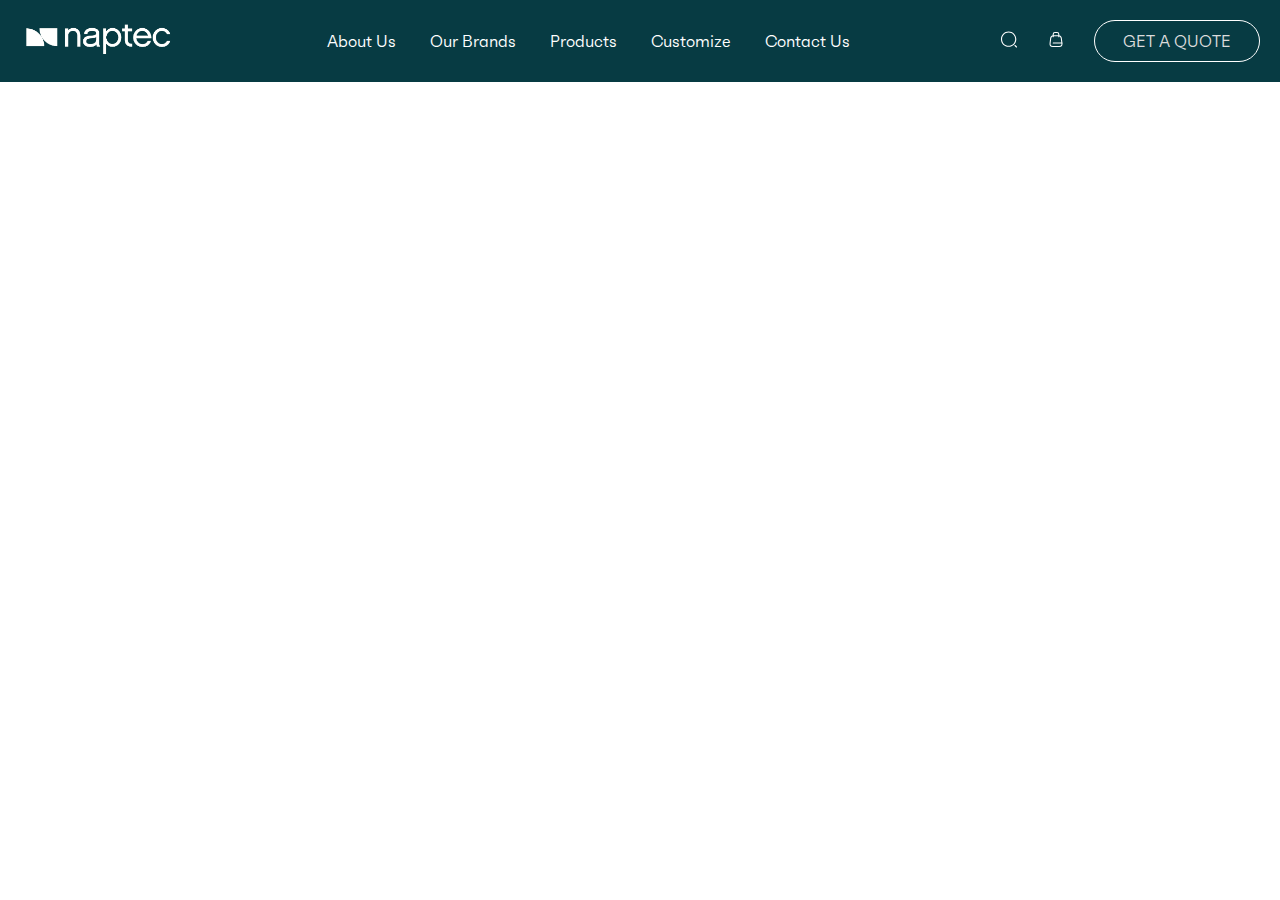
<file: mainpage.html>
<!doctype html>
<html lang="en">
  <head>
    <meta charset="UTF-8" />
    <meta name="viewport" content="width=device-width, initial-scale=1.0" />
    <link rel="stylesheet" href="style.css" />
    <title>Naptec</title>
  </head>
  <body>
    <header>
      <div class="header">
        <div class="menu">
          <a href="#"><img src="/images/icons8-menu.svg" alt="" /></a>
        </div>
        <div class="header-left">
          <div class="header-left-image">
            <img
              src="images/0f4fcf319172f2587e8398b51a5f0dabf20e107b.png"
              alt=""
            />
          </div>
        </div>
        <div class="header-middle">
          <ul>
            <li><a href="">About Us</a></li>
            <li><a href="">Our Brands</a></li>
            <li><a href="">Products</a></li>
            <li><a href="">Customize</a></li>
            <li><a href="">Contact Us</a></li>
          </ul>
        </div>
        <div class="header-right">
          <div class="search">
            <svg
              width="18"
              height="35"
              viewBox="0 0 24 24"
              fill="none"
              xmlns="http://www.w3.org/2000/svg"
            >
              <path
                d="M11.5 21.75C5.85 21.75 1.25 17.15 1.25 11.5C1.25 5.85 5.85 1.25 11.5 1.25C17.15 1.25 21.75 5.85 21.75 11.5C21.75 17.15 17.15 21.75 11.5 21.75ZM11.5 2.75C6.67 2.75 2.75 6.68 2.75 11.5C2.75 16.32 6.67 20.25 11.5 20.25C16.33 20.25 20.25 16.32 20.25 11.5C20.25 6.68 16.33 2.75 11.5 2.75Z"
                fill="white"
              />
              <path
                d="M22.0002 22.7499C21.8102 22.7499 21.6202 22.6799 21.4702 22.5299L19.4702 20.5299C19.1802 20.2399 19.1802 19.7599 19.4702 19.4699C19.7602 19.1799 20.2402 19.1799 20.5302 19.4699L22.5302 21.4699C22.8202 21.7599 22.8202 22.2399 22.5302 22.5299C22.3802 22.6799 22.1902 22.7499 22.0002 22.7499Z"
                fill="white"
              />
            </svg>
          </div>
          <div class="bag">
            <svg
              width="28"
              height="35"
              viewBox="0 0 40 40"
              fill="none"
              xmlns="http://www.w3.org/2000/svg"
            >
              <path
                d="M16.4 14.5H23.6C27 14.5 27.34 16.09 27.57 18.03L28.47 25.53C28.76 27.99 28 30 24.5 30H15.51C12 30 11.24 27.99 11.54 25.53L12.44 18.03C12.66 16.09 13 14.5 16.4 14.5Z"
                stroke="white"
                stroke-width="1.5"
                stroke-linecap="round"
                stroke-linejoin="round"
              />
              <path
                d="M16 16V12.5C16 11 17 10 18.5 10H21.5C23 10 24 11 24 12.5V16"
                stroke="white"
                stroke-width="1.5"
                stroke-linecap="round"
                stroke-linejoin="round"
              />
              <path
                d="M28.41 25.03H16"
                stroke="white"
                stroke-width="1.5"
                stroke-linecap="round"
                stroke-linejoin="round"
              />
            </svg>
          </div>
          <div class="getaquotebutton">
            <p>GET A QUOTE</p>
          </div>
        </div>
      </div>
    </header>
    <div class="navbarbig">
      <div class="options">
        <div class="aboutus"><p>About us</p></div>
        <div class="products">
          <p>Products</p>
          <div class="arrowicon">
            <img src="images/arrowwhite.jpg.png" alt="" />
          </div>
        </div>
        <div class="ourbrands"><p>Our Brands</p></div>
        <div class="contactus"><p>Contact us</p></div>
        <div class="customize"><p>Customize</p></div>
      </div>
    </div>
    <div class="navbarbig2">
      <div class="tophalf">
        <span class="closebutton"
          ><svg
            width="32"
            height="32"
            viewBox="0 0 32 32"
            fill="none"
            xmlns="http://www.w3.org/2000/svg"
            transform="rotate(45 16 16)"
          >
            <rect
              x="0.625"
              y="0.625"
              width="30.75"
              height="30.75"
              rx="15.375"
              fill="#073B43"
              stroke="#073B43"
              stroke-width="1.25"
              transform="rotate(45 16 16)"
            ></rect>
            <path
              d="M21.999 16.751H9.99902C9.58902 16.751 9.24902 16.411 9.24902 16.001C9.24902 15.591 9.58902 15.251 9.99902 15.251H21.999C22.409 15.251 22.749 15.591 22.749 16.001C22.749 16.411 22.409 16.751 21.999 16.751Z"
              fill="white"
            ></path>
            <path
              d="M16 22.7509C15.59 22.7509 15.25 22.4109 15.25 22.0009V10.0009C15.25 9.59092 15.59 9.25092 16 9.25092C16.41 9.25092 16.75 9.59092 16.75 10.0009V22.0009C16.75 22.4109 16.41 22.7509 16 22.7509Z"
              fill="white"
            ></path></svg
        ></span>
        <div class="section categories">
          <div class="head">
            <h3>SHOP BY CATEGORIES</h3>
          </div>
          <div class="list">
            <ul>
              <li>Napkins</li>
              <li>Tablecloths</li>
              <li>Table Runners</li>
              <li>Placemats</li>
              <li>Coasters</li>
              <li>Napkin Holders</li>
            </ul>
          </div>
        </div>
        <div class="section collections">
          <div class="head">
            <h3>COLLECTIONS</h3>
          </div>
          <div class="list">
            <ul>
              <li>Airlaid</li>
              <li>Quilted Collection</li>
              <li>3-Ply Paper</li>
              <li>Denim Collection</li>
              <li>Recycled Paper</li>
            </ul>
          </div>
        </div>
        <div class="section shopbyuse">
          <div class="head">
            <h3>SHOP BY USE</h3>
          </div>
          <div class="list">
            <ul>
              <li>Guest Towels</li>
              <li>Cocktail Napkins</li>
              <li>Luncheon Napkins</li>
              <li>Dinner Napkins</li>
              <li>Pocket Napkin</li>
            </ul>
          </div>
        </div>
      </div>
      <div class="bothalf">
        <div class="customdesignimage">
          <a href=""><img src="/images/napkinwithforkmenu.webp" alt="" /></a>
        </div>
        <div class="customdesignheader"><h3>CUSTOM DESIGN</h3></div>
      </div>
    </div>

    <script src="t.js" defer></script>
  </body>
</html>
</file>
<file: style.css>
* {
  padding: 0;
  margin: 0;
  font-family: "Faktum", sans-serif;
  box-sizing: border-box;
}
body {
}
ul {
  list-style: none;
}
header {
  transition: top 0.3s ease-in-out;
  width: 100%;
  z-index: 5;
}
.product-type-name p {
  width: 50%;
  color: white;
  font-size: 1.3rem;
  text-wrap: wrap;
}
.infobarflex {
  width: 100%;
  display: flex;
  background-color: #d9cdab;
  flex-wrap: wrap;
  align-items: center;
  padding: 12px;
}
.productsgrid {
  display: grid;
  grid-template-columns: repeat(4, 1fr);
  gap: 16px;
}

.producttype svg path {
  transform-origin: 50% 50%;
}
.productsectionflex {
  display: flex;
  flex-direction: column;

  background-color: #073b43;
  padding: 28px;
  gap: 52px;
}
.categories-text h1 {
  font-size: 4rem;
  color: white;
  font-weight: 600;
}
.productCategories {
  display: flex;
  flex-direction: column;
  gap: 16px;
}
.productCategories-normaltext p {
  color: white;
  font-size: 1.2rem;
  letter-spacing: 0.1rem;
}
.productCategories-bigtext {
  justify-content: space-between;
  align-items: center;
  display: flex;
}
.allcategoriesbutton {
  border: 1px solid white;
  border-radius: 300px;
  padding: 12px 40px;
}
.allcategoriesbutton p {
  color: white;
  font-weight: 600;
}
.infobartext p {
  font-size: 16px;
  letter-spacing: 1px;
  font-weight: 800;
  color: #073b43;
  text-wrap: nowrap;
  margin-right: 18px;
}
.product-type-image {
  height: 460px;

  width: 300px;
}
.product-type-image img {
  height: 100%;
  width: 100%;
  border-radius: 15px;
  object-fit: cover;
}
.producttype {
  display: flex;
  flex-direction: column;
  gap: 16px;
}
.product-type-info {
  display: flex;
  justify-content: space-between;
}
.perkelement {
  align-items: center;
  display: flex;
  flex: 1;
  gap: 12px;
  padding: 8px;
}
div.header {
  display: flex;

  background-color: #073b43;
  padding: 20px;

  align-items: center;
}
.searchbarrect {
  display: flex;
  border: 1px solid white;
  justify-content: center;
  flex: 1;
}
.searchbarradius {
  flex: 1;
  display: flex;
  padding: 6px;
  align-items: center;
}
.searchbarradius div input {
  background-color: transparent;
  border: transparent;
  color: white;
}
.searchinput {
  flex: 1;
}
.searchbarradius:focus {
  border-radius: 16px;
  border: 1px solid white;
}
.searchbarradius div input:focus {
  outline: none;
}

.backgroundimage {
  position: relative;

  height: 100vh;

  z-index: 1;
}
.bigtext {
  max-width: 800px;
}
.info {
  height: 100%;

  display: flex;
  flex-direction: column;
  align-items: center;
  justify-content: center;
  gap: 12px;
  padding: 12px;
}
.backgroundimage h1 {
  font-size: 5.7rem;
  line-height: 5.5rem;
  text-wrap: wrap;
  color: white;
  text-align: center;

  position: relative;
  isolation: isolate;
  letter-spacing: 0.2rem;
}
.mediumText p {
  font-size: 1.75rem;
  isolation: isolate;
  text-align: center;
  color: white;
}
.getaquote2 {
  isolation: isolate;
  border: 1px solid white;
  border-radius: 300px;
  padding: 20px 32px;
  width: 276px;
  font-size: 20px;
  background-color: transparent;
  transition:
    background-color 0.2s ease-in-out,
    border-color 0.2s ease-in-out;
}
.getaquote2:hover {
  background-color: #073b43;
  border-color: #073b43;
}
.getaquote2 p {
  text-align: center;
  font-weight: 700;
}
.mediumText {
  max-width: 800px;
  padding: 16px;
}
.backgroundimage::before {
  background-image: url(images/firstsectionimage.webp);
  content: "";
  position: absolute;
  inset: 0;
  width: 100%;
  height: 100%;
  filter: brightness(80%);
  pointer-events: none;
  background-position: center;
  background-size: cover;
  background-repeat: no-repeat;
}
.searchbar div,
p {
  color: gainsboro;
}
.cancelsearch {
  flex: 0.1;
  align-self: center;
}
.navbarbig p {
  color: white;
  font-size: 1.2rem;
}
.searchlogo {
  scale: 1;
  transition: scale 0.4s ease-in-out;
}
.searchlogo:hover {
  scale: 1.2;
}
.cancelsearch {
  scale: 1;
  transition: scale 0.4s ease-in-out;
}
.cancelsearch:hover {
  scale: 1.05;
}
.searchbar {
  gap: 8px;
  margin-left: 45px;
  display: none;
  height: 70%;
  width: 60%;
}
.search {
  scale: 1;
  transition: scale 0.2s ease-in-out;
}
.search:hover {
  scale: 1.2;
}
.arrowicon {
  height: 25px;
  width: 25px;
}
.arrowicon img {
  height: 100%;
  width: 100%;
}
.options {
  display: flex;
  flex-direction: column;
  gap: 18px;
  width: 100%;
  position: relative;
  top: 5%;
}
.products {
  display: flex;
  justify-content: space-between;
}
.navbarbig {
  background-color: #073b43;
  height: inherit;
  position: absolute;
  width: 100%;
  padding: 12px;
  display: none;
  top: 0;
  z-index: 3;
}
.navbarbig2 {
  width: 100%;
  position: absolute;
  z-index: 4;
  right: 1%;

  flex-direction: column;
  display: none;
  top: 5%;
  left: 100%;
  gap: 30px;
}
.navbarbig2 h3,
ul li {
  color: white;
}
.closebutton {
  position: absolute;
  z-index: 4;
  right: 9%;
}
.list ul {
  display: flex;
  flex-direction: column;
  gap: 24px;
}
.section {
  display: flex;
  flex-direction: column;
  gap: 24px;
}
.tophalf {
  padding: 12px;
  background-color: #073b43;
  display: flex;
  flex-direction: column;
  gap: 30px;
}
.customdesignimage {
  width: 100%;
  height: 100%;
}
.bothalf {
  background-color: #073b43;
  padding: 24px;
}
.customdesignimage a img {
  width: 100%;
}

div.header-left .header-left-image img {
  max-width: 155px;
  max-height: 30px;
}
div.header-middle {
  display: flex;
  flex: 2;
  justify-content: center;
}
div.header-middle ul {
  justify-content: center;
  display: flex;
  list-style: none;
  gap: 34px;
  color: white;
  font-weight: 50;
}
div.header-right {
  display: flex;
  align-items: center;
}
.header-left {
  padding: 3px;
}

div.getaquotebutton {
  padding: 10px 28px;
  border-radius: 100px;
  background-color: transparent;
  color: white;
  border-color: white;
  border: 1px solid;
  transition:
    background-color 0.7s,
    color 1s,
    border-color 0.7s;
}
.getaquotebutton p {
  font-size: 1rem;
}
div.header-right {
  display: flex;
  gap: 24px;
}
.producto:hover {
  .navbarbig {
    display: flex;
  }
  .options {
    display: none;
  }
  .navbarbig2 {
    display: flex;
    flex-direction: row;
  }
}
@font-face {
  font-family: "Faktum"; /* Custom name for the font */
  src:
    url("Rene\ Bieder\ -\ Faktum\ Test\ Regular.otf") format("truetype"),
    url("Rene\ Bieder\ -\ Faktum\ Test\ Bold.otf") format("opentype");
  font-weight: normal; /* Optional: Specify weight */
  font-style: normal; /* Optional: Specify style */
}
.menu a img:hover {
  scale: 1.07;
  cursor: pointer;
}
.arrowicon img:hover {
  cursor: pointer;
}
.getaquotebutton:hover {
  background-color: white;
  color: black;
  border-color: transparent;
}
a:visited {
  color: inherit;
}
.menu a img {
  width: 25px;
}
.menu {
  display: none;
}
a {
  text-decoration: none;
}
.producto {
  position: absolute;
  height: 100px;
  width: 100px;
  top: 0;
}

@media (max-width: 986px) {
  div.header-middle {
    display: none;
  }
  .menu {
    display: block;
    flex: 1;
  }
  .header-left {
    flex: 1;
    align-self: center;
  }
  .header-right {
    flex: 1;
  }
  .getaquotebutton p {
    text-wrap: nowrap;
  }
}
@media (max-width: 820px) {
  .productsgrid {
    grid-template-columns: repeat(2, 1fr);
  }
  .categories-text h1 {
    font-size: 2.5rem;
  }
  .product-type-image {
    height: 460px;
    width: 100%;
  }
}
@media (max-width: 786px) {
  .getaquotebutton {
    display: none;
  }
  .header-right {
    justify-content: end;
  }
  .header-left {
    justify-content: center;
    display: flex;
  }
}
@media (max-width: 678px) {
  .backgroundimage h1 {
    font-size: 4.7rem;
  }
  .mediumText p {
    font-size: 1.3rem;
  }
  .getaquote2 {
    width: 222px;
    font-size: 16px;
  }
}
@media (max-width: 572px) {
  .backgroundimage h1 {
    font-size: 3.7rem;
  }
  .mediumText p {
    font-size: 1.1rem;
  }
}

@media (max-width: 500px) {
  .product-type-image {
    width: 100%;
  }
  .productCategories-normaltext p {
    font-size: 0.9rem;
  }
  .allcategoriesbutton {
    padding: 5px 20px;
    text-wrap: nowrap;
  }
  .categories-text h1 {
    font-size: 1.7rem;
  }
  .productsgrid {
    grid-template-columns: 1fr;
  }
  .infobartext p {
    text-wrap: wrap;
  }

  div.header-left .header-left-image img {
    max-height: 25px;
  }
  .bothalf {
    display: flex;

    flex-direction: column;
    gap: 24px;
    border-top: 1px solid white;
  }

  .bigtext {
    max-height: none;
  }
  .backgroundimage h1 {
    font-size: 3rem;
    line-height: 3.5rem;
    letter-spacing: 0.1rem;
  }
  .mediumText p {
    font-size: 1rem;
  }
  .getaquote2 {
    width: 215px;
    font-size: 12px;
  }
}
.header-middle a:hover {
  text-decoration: underline;
}
@media (min-width: 988px) {
  .navbarbig2 {
    left: 0;
    gap: 50px;
    justify-content: space-evenly;
    position: fixed;
    background-color: #073b43;
    top: 12%;
    padding: 22px;
  }
  .navbarbig {
    height: 340px;
    top: 12.9%;
    background-color: white;
  }
  .head h3 {
    font-size: 12px;
  }
  .customdesignimage {
    width: 544px;
    height: 250px;
  }
  .closebutton {
    display: none;
  }
  .customdesignimage img {
    object-fit: cover;
    width: 100%;
    height: 100%;
  }
  .bothalf {
    display: flex;
    justify-content: center;

    flex-direction: column;
    padding: 0;
  }
}
</file>
